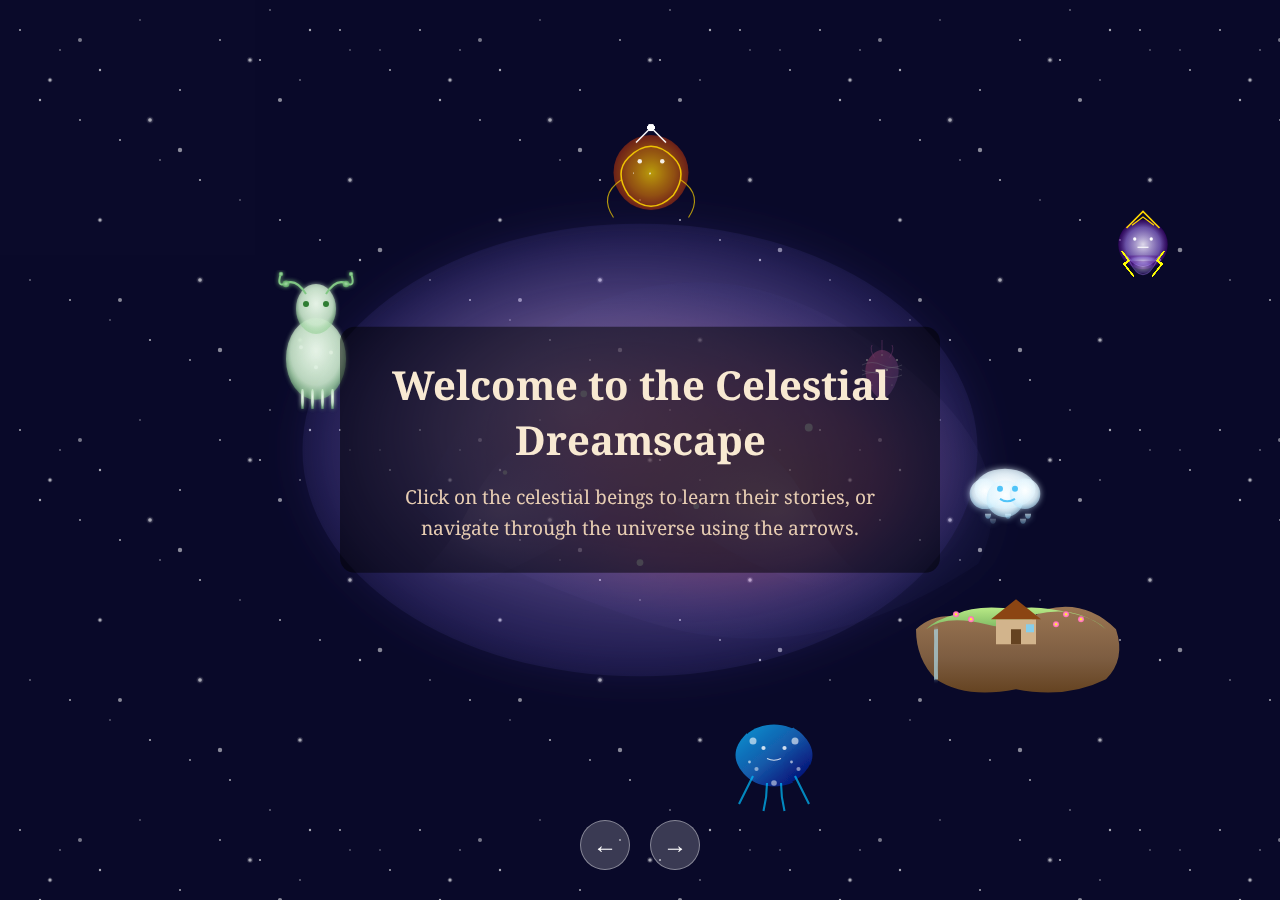
<file: the universe/index.html>
<!DOCTYPE html>
<html lang="en">
<head>
    <meta charset="UTF-8">
    <meta name="viewport" content="width=device-width, initial-scale=1.0">
    <title>Studio Ghibli Inspired Universe</title>
    <link rel="stylesheet" href="css/style.css">
    <link href="https://fonts.googleapis.com/css2?family=Noto+Serif:wght@400;700&display=swap" rel="stylesheet">
</head>
<body>
    <div class="universe-container">
        <!-- Parallax Background Layers -->
        <div class="parallax-layer background-stars"></div>
        <div class="parallax-layer background-nebula"></div>
        <div class="parallax-layer floating-islands">
            <div class="island island-1" data-depth="0.3"></div>
            <div class="island island-2" data-depth="0.5"></div>
            <div class="island island-3" data-depth="0.7"></div>
        </div>
        
        <!-- Celestial Beings -->
        <div class="celestial-beings">
            <div class="entity forest-spirit" data-info="Forest Spirit: Guardian of the ancient woods, bringing life wherever it steps.">
                <div class="entity-body"></div>
                <div class="entity-info">Forest Spirit: Guardian of the ancient woods, bringing life wherever it steps.</div>
            </div>
            <div class="entity sky-dragon" data-info="Sky Dragon: A wise and gentle creature that flows through the clouds like water.">
                <div class="entity-body"></div>
                <div class="entity-info">Sky Dragon: A wise and gentle creature that flows through the clouds like water.</div>
            </div>
            <div class="entity star-keeper" data-info="Star Keeper: Collects fallen stars and returns them to the night sky.">
                <div class="entity-body"></div>
                <div class="entity-info">Star Keeper: Collects fallen stars and returns them to the night sky.</div>
            </div>
            <div class="entity cloud-child" data-info="Cloud Child: Born from morning mist, these playful spirits bring gentle rain.">
                <div class="entity-body"></div>
                <div class="entity-info">Cloud Child: Born from morning mist, these playful spirits bring gentle rain.</div>
            </div>
            <div class="entity moon-goddess" data-info="Moon Goddess: Her gentle light guides travelers through the darkest nights.">
                <div class="entity-body"></div>
                <div class="entity-info">Moon Goddess: Her gentle light guides travelers through the darkest nights.</div>
            </div>
            <div class="entity thunder-god" data-info="Thunder God: Master of storms who dances among lightning bolts and brings cleansing rain to parched lands.">
                <div class="entity-body"></div>
                <div class="entity-info">Thunder God: Master of storms who dances among lightning bolts and brings cleansing rain to parched lands.</div>
            </div>
            <div class="entity time-keeper" data-info="Time Keeper: Ancient being who maintains the balance of past, present, and future throughout the universe.">
                <div class="entity-body"></div>
                <div class="entity-info">Time Keeper: Ancient being who maintains the balance of past, present, and future throughout the universe.</div>
            </div>
            <div class="entity dream-weaver" data-info="Dream Weaver: Crafts dreams and nightmares from cosmic threads, visiting sleepers in the quiet hours.">
                <div class="entity-body"></div>
                <div class="entity-info">Dream Weaver: Crafts dreams and nightmares from cosmic threads, visiting sleepers in the quiet hours.</div>
            </div>
            <div class="entity ocean-spirit" data-info="Ocean Spirit: Guardian of the deep waters, whose moods shift with the tides and whose wisdom is as vast as the sea.">
                <div class="entity-body"></div>
                <div class="entity-info">Ocean Spirit: Guardian of the deep waters, whose moods shift with the tides and whose wisdom is as vast as the sea.</div>
            </div>
            <div class="entity cosmic-guardian" data-info="Cosmic Guardian: Protector of universal balance who watches over all celestial beings with ancient, knowing eyes.">
                <div class="entity-body"></div>
                <div class="entity-info">Cosmic Guardian: Protector of universal balance who watches over all celestial beings with ancient, knowing eyes.</div>
            </div>
        </div>
        
        <!-- Navigation -->
        <div class="navigation">
            <button id="nav-left" class="nav-button">←</button>
            <button id="nav-right" class="nav-button">→</button>
        </div>
        
        <!-- Welcome Message -->
        <div class="welcome-message">
            <h1>Welcome to the Celestial Dreamscape</h1>
            <p>Click on the celestial beings to learn their stories, or navigate through the universe using the arrows.</p>
        </div>
    </div>

    <script src="js/universe.js"></script>
</body>
</html>
</file>
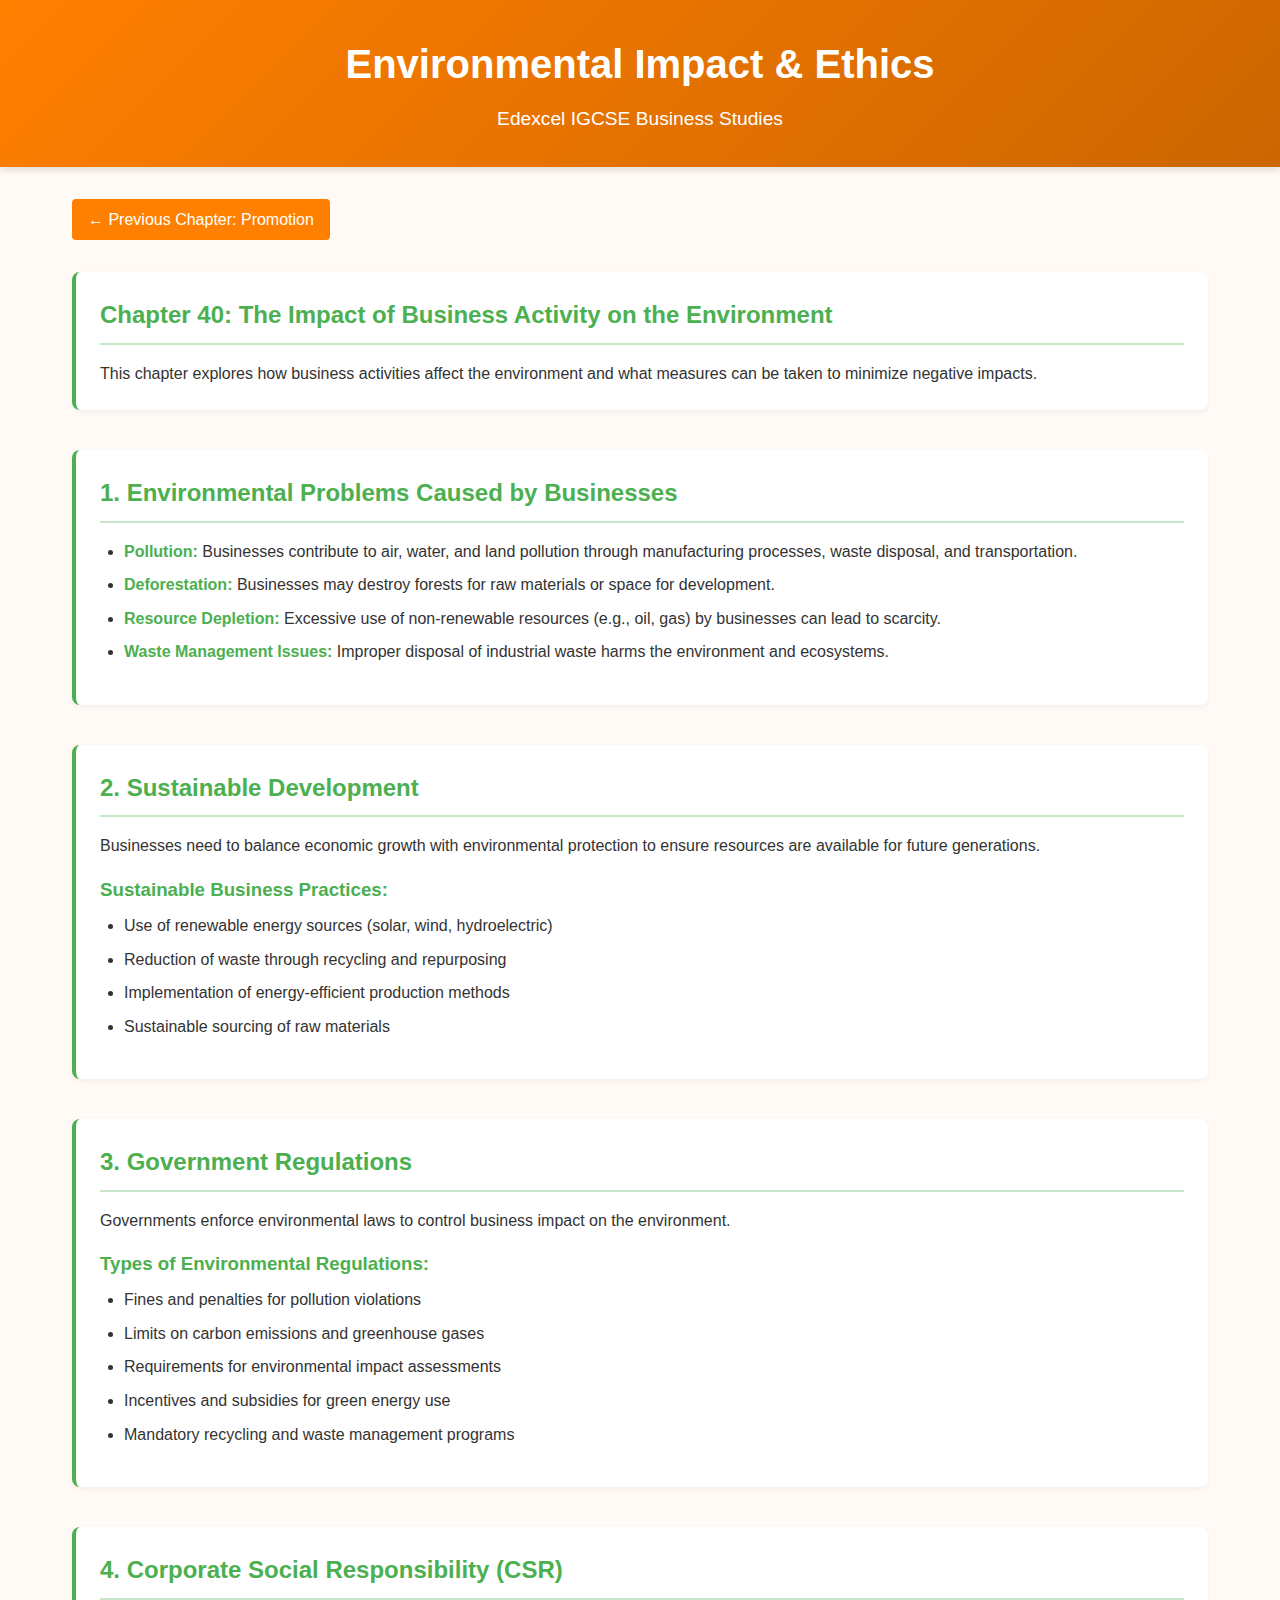
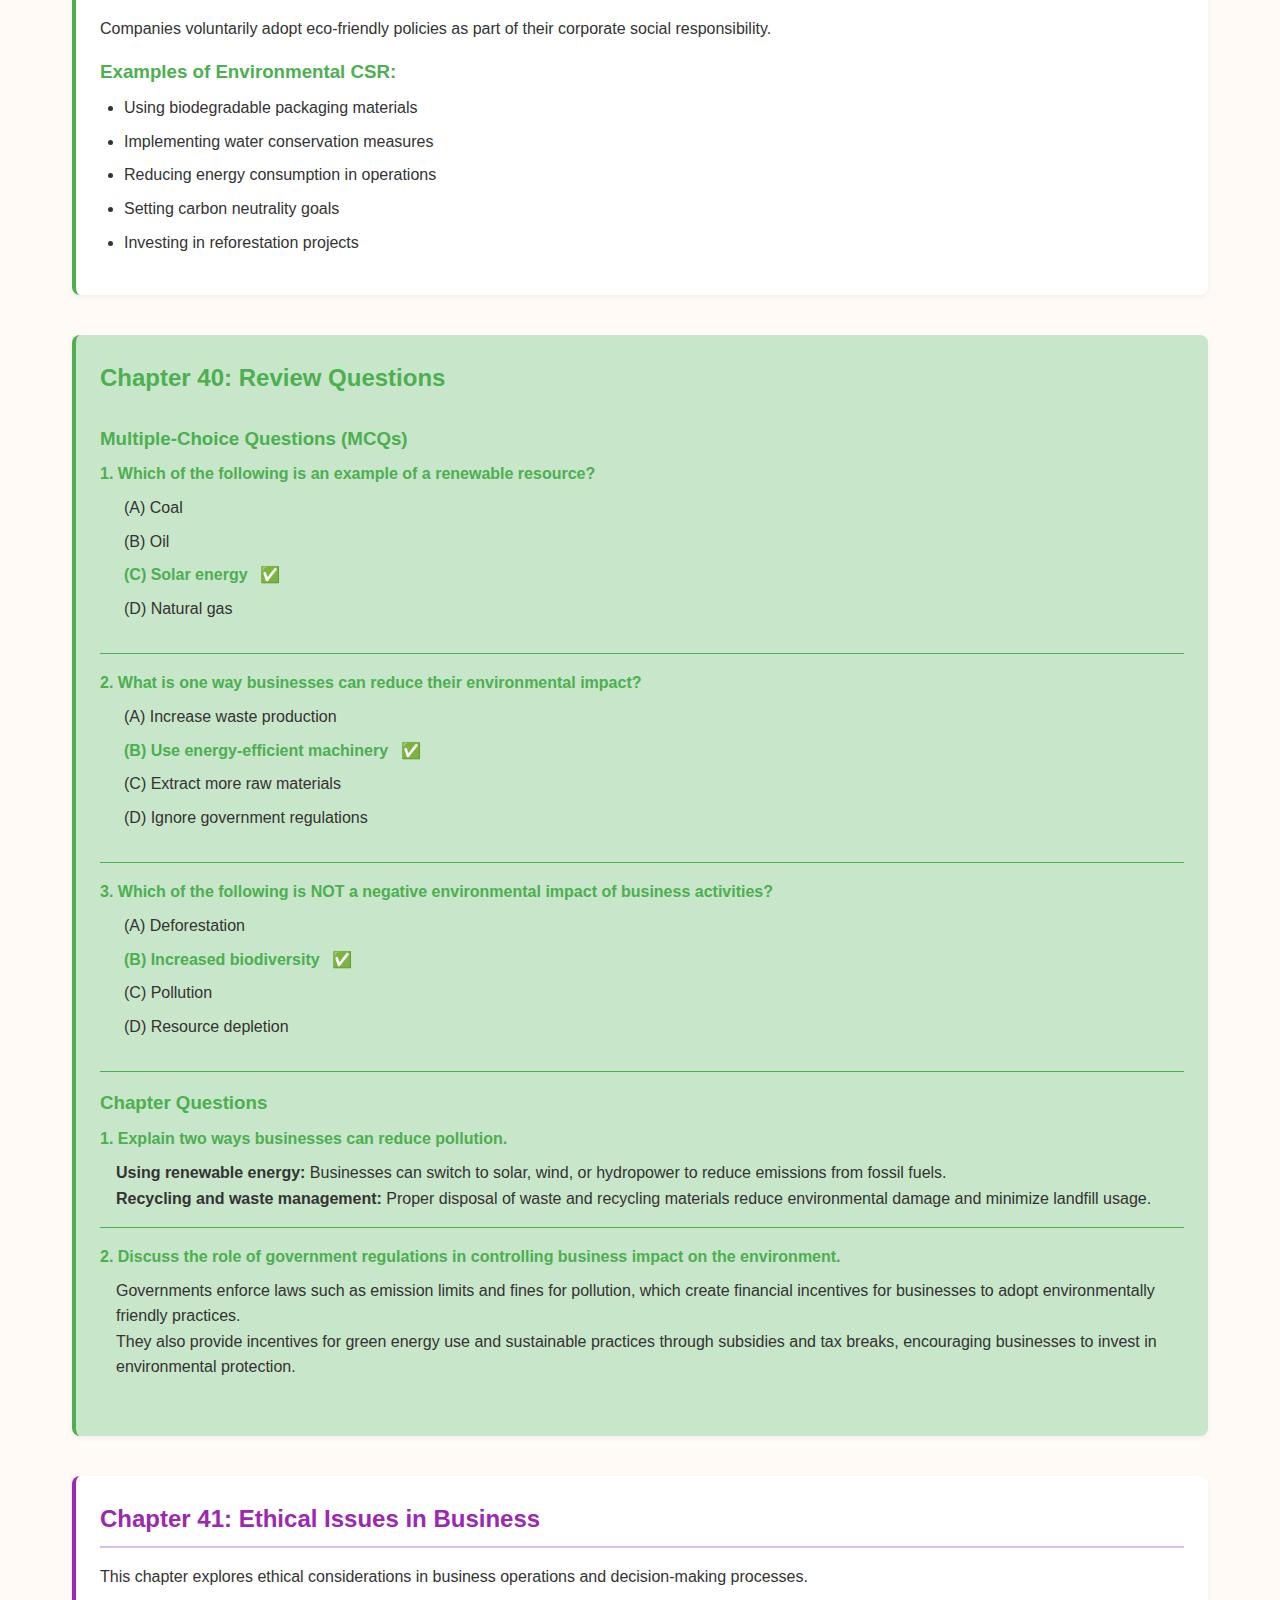
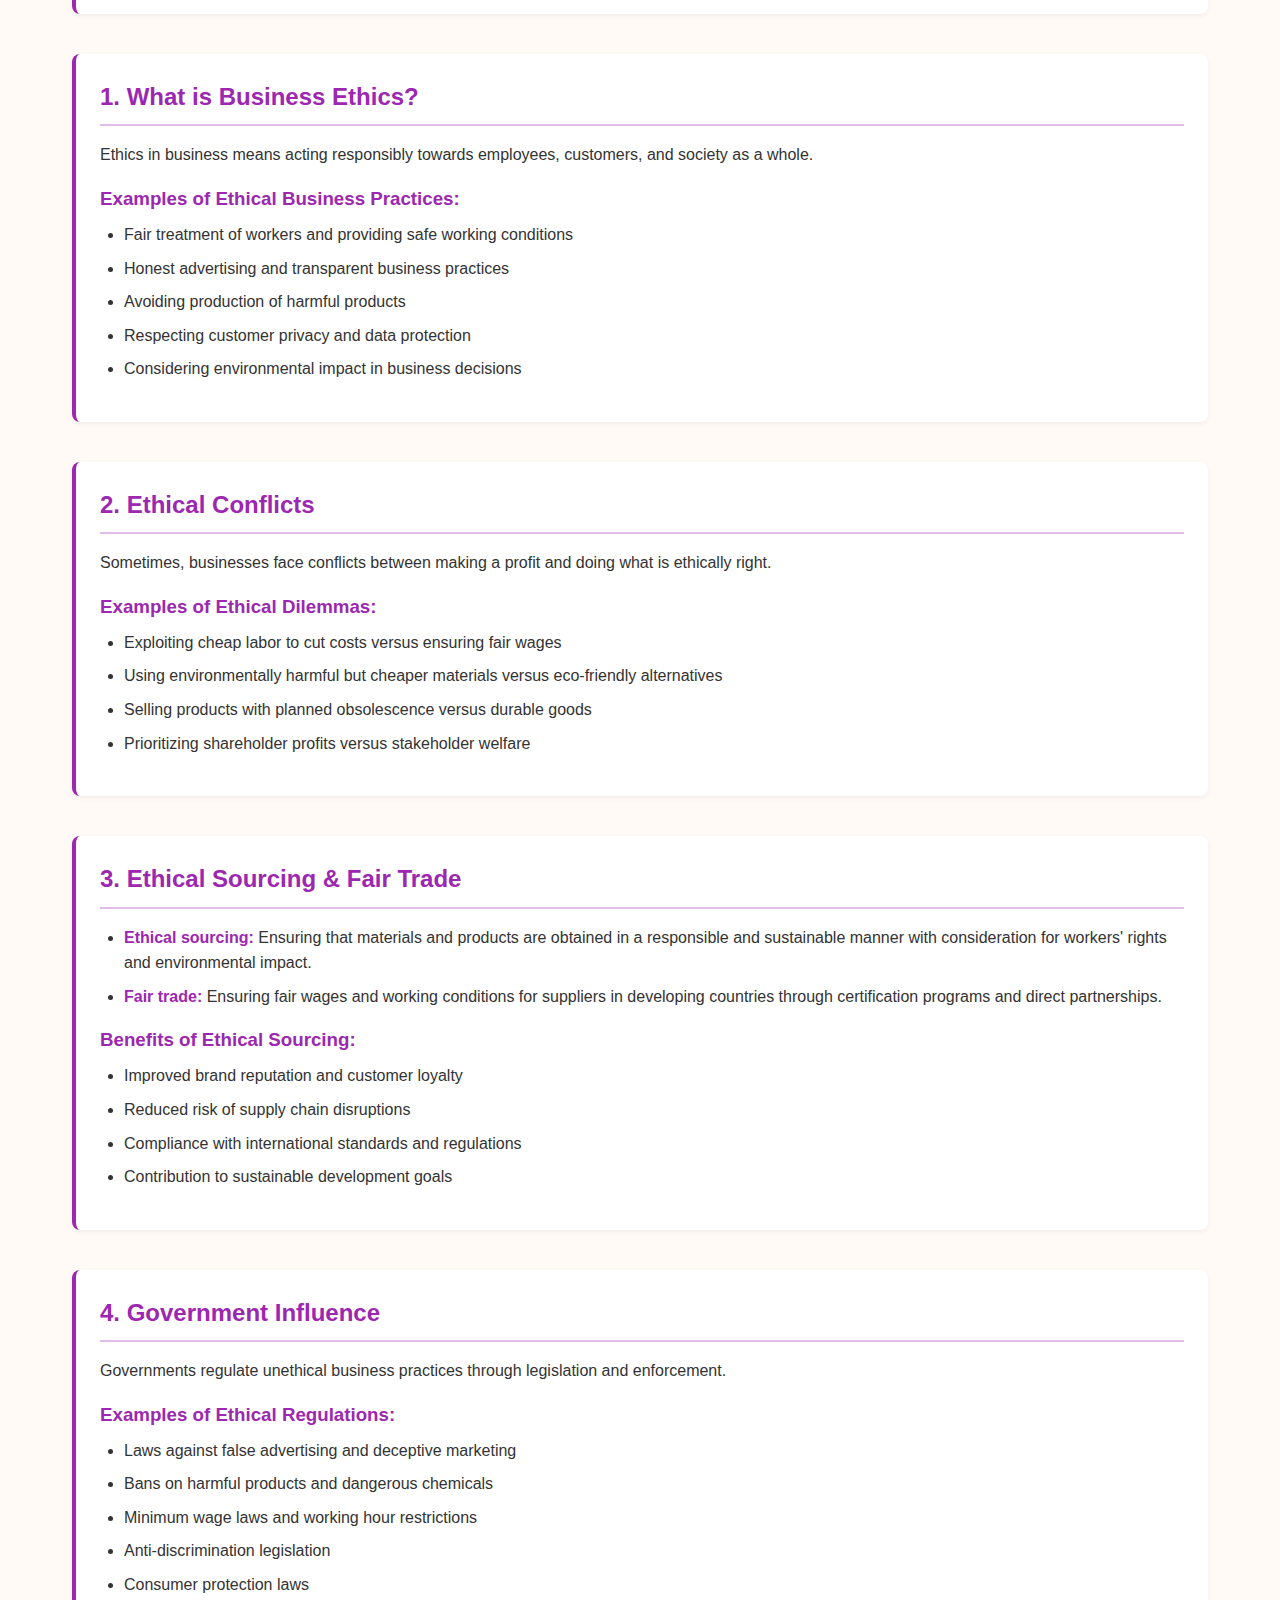
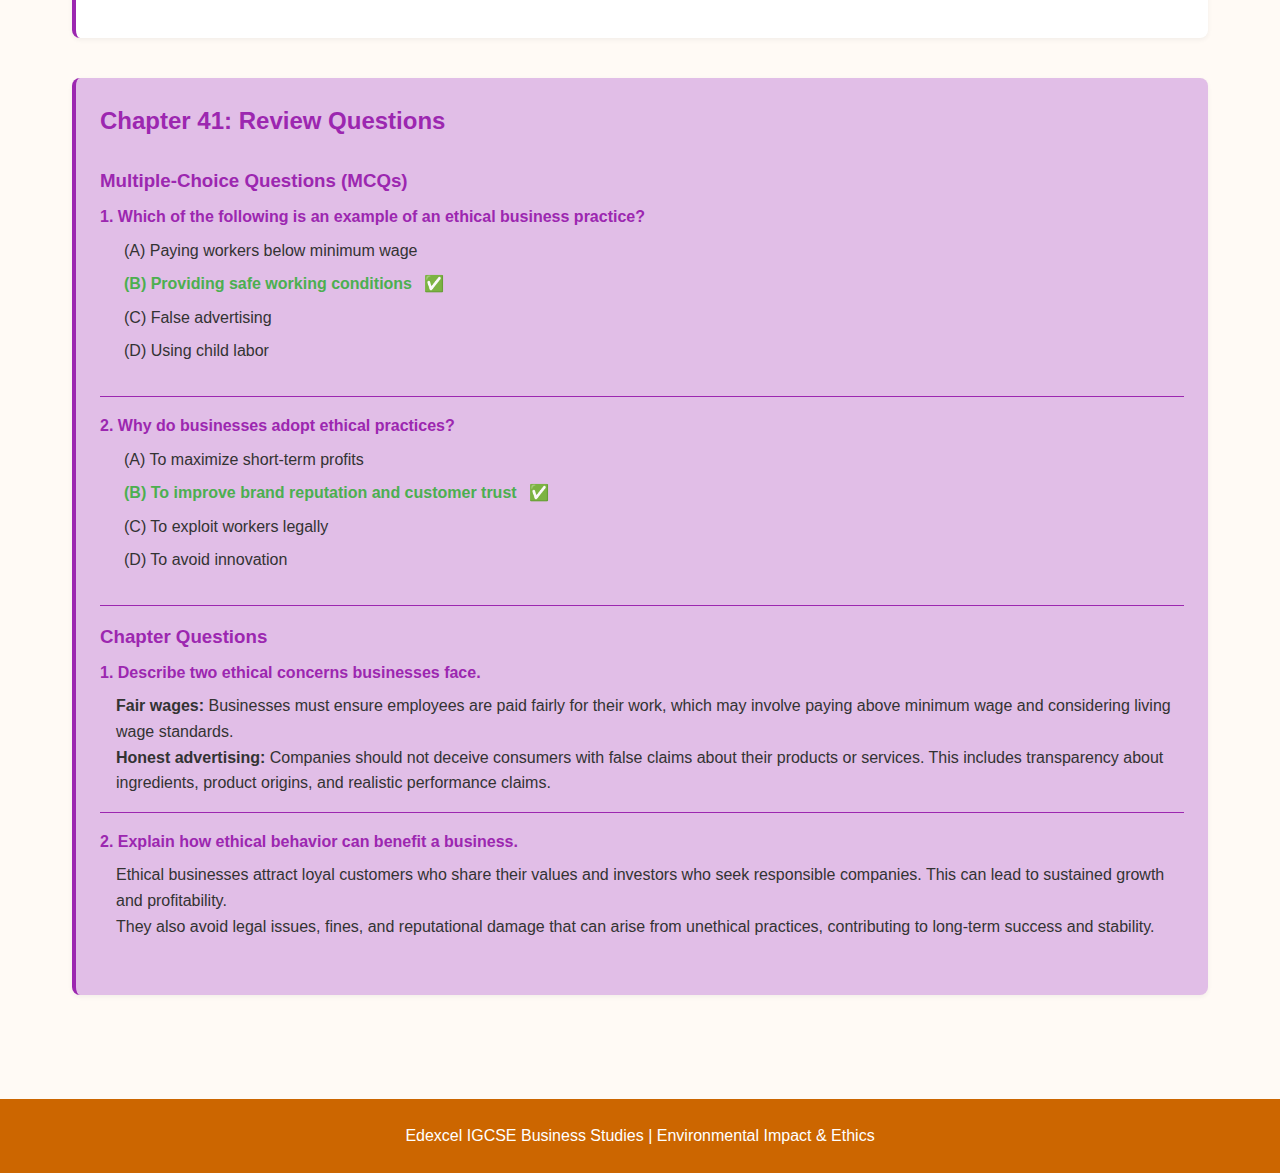
<file: notes app type thingy/business.html>
<!DOCTYPE html>
<html lang="en">
<head>
    <meta charset="UTF-8">
    <meta name="viewport" content="width=device-width, initial-scale=1.0">
    <title>Environmental Impact & Ethics - Edexcel IGCSE Business</title>
    <style>
        :root {
            --primary-color: #FF7F00;
            --primary-light: #FFB366;
            --primary-dark: #CC6600;
            --accent: #FFEDCC;
            --text-dark: #333333;
            --text-light: #ffffff;
            --section-bg: #FFF1E0;
            --eco-green: #4CAF50;
            --eco-light: #C8E6C9;
            --ethics-purple: #9C27B0;
            --ethics-light: #E1BEE7;
        }
        
        * {
            margin: 0;
            padding: 0;
            box-sizing: border-box;
            font-family: 'Segoe UI', Tahoma, Geneva, Verdana, sans-serif;
        }
        
        body {
            background-color: #FFFAF5;
            color: var(--text-dark);
            line-height: 1.6;
        }
        
        header {
            background: linear-gradient(135deg, var(--primary-color), var(--primary-dark));
            color: var(--text-light);
            padding: 2rem;
            text-align: center;
            box-shadow: 0 4px 6px rgba(0,0,0,0.1);
        }
        
        h1 {
            font-size: 2.5rem;
            margin-bottom: 0.5rem;
        }
        
        .subtitle {
            font-size: 1.2rem;
            font-weight: 300;
        }
        
        .container {
            max-width: 1200px;
            margin: 0 auto;
            padding: 2rem;
        }
        
        section {
            margin-bottom: 2.5rem;
            background-color: white;
            border-radius: 8px;
            padding: 1.5rem;
            box-shadow: 0 2px 5px rgba(0,0,0,0.05);
            border-left: 4px solid var(--primary-color);
        }
        
        .environment-section {
            border-left: 4px solid var(--eco-green);
        }
        
        .environment-section h2 {
            color: var(--eco-green);
            border-bottom: 2px solid var(--eco-light);
        }
        
        .ethics-section {
            border-left: 4px solid var(--ethics-purple);
        }
        
        .ethics-section h2 {
            color: var(--ethics-purple);
            border-bottom: 2px solid var(--ethics-light);
        }
        
        h2 {
            color: var(--primary-dark);
            margin-bottom: 1rem;
            padding-bottom: 0.5rem;
            border-bottom: 2px solid var(--primary-light);
        }
        
        h3 {
            color: var(--primary-color);
            margin: 1rem 0 0.5rem 0;
        }
        
        .environment-section h3 {
            color: var(--eco-green);
        }
        
        .ethics-section h3 {
            color: var(--ethics-purple);
        }
        
        ul, ol {
            margin-left: 1.5rem;
            margin-bottom: 1rem;
        }
        
        li {
            margin-bottom: 0.5rem;
        }
        
        .highlight {
            font-weight: bold;
            color: var(--primary-dark);
        }
        
        .highlight-eco {
            font-weight: bold;
            color: var(--eco-green);
        }
        
        .highlight-ethics {
            font-weight: bold;
            color: var(--ethics-purple);
        }
        
        .qa-section {
            background-color: var(--accent);
        }
        
        .qa-eco {
            background-color: var(--eco-light);
        }
        
        .qa-ethics {
            background-color: var(--ethics-light);
        }
        
        .qa-item {
            margin-bottom: 1rem;
            padding-bottom: 1rem;
            border-bottom: 1px solid var(--primary-light);
        }
        
        .qa-eco .qa-item {
            border-bottom: 1px solid var(--eco-green);
        }
        
        .qa-ethics .qa-item {
            border-bottom: 1px solid var(--ethics-purple);
        }
        
        .qa-item:last-child {
            border-bottom: none;
        }
        
        .question {
            font-weight: bold;
            color: var(--primary-dark);
            margin-bottom: 0.5rem;
        }
        
        .qa-eco .question {
            color: var(--eco-green);
        }
        
        .qa-ethics .question {
            color: var(--ethics-purple);
        }
        
        .answer {
            padding-left: 1rem;
        }
        
        .mcq-options {
            margin-left: 1.5rem;
            margin-bottom: 1rem;
        }
        
        .mcq-option {
            margin-bottom: 0.5rem;
        }
        
        .correct-answer {
            font-weight: bold;
            color: var(--eco-green);
        }
        
        .correct-icon {
            color: var(--eco-green);
            margin-left: 0.5rem;
        }
        
        .chapter-nav {
            display: flex;
            justify-content: space-between;
            margin-bottom: 2rem;
        }
        
        .nav-button {
            background-color: var(--primary-color);
            color: var(--text-light);
            padding: 0.5rem 1rem;
            border-radius: 4px;
            text-decoration: none;
            transition: background-color 0.3s;
        }
        
        .nav-button:hover {
            background-color: var(--primary-dark);
        }
        
        footer {
            text-align: center;
            padding: 1.5rem;
            background-color: var(--primary-dark);
            color: var(--text-light);
            margin-top: 2rem;
        }
        
        @media (max-width: 768px) {
            h1 {
                font-size: 2rem;
            }
            
            .container {
                padding: 1rem;
            }
            
            .chapter-nav {
                flex-direction: column;
                gap: 1rem;
            }
        }
    </style>
</head>
<body>
    <header>
        <h1>Environmental Impact & Ethics</h1>
        <div class="subtitle">Edexcel IGCSE Business Studies</div>
    </header>
    
    <div class="container">
        <div class="chapter-nav">
            <a href="businessprom.html" class="nav-button">← Previous Chapter: Promotion</a>
        </div>
        
        <!-- Chapter 40: The Impact of Business Activity on the Environment -->
        <section class="environment-section">
            <h2>Chapter 40: The Impact of Business Activity on the Environment</h2>
            <p>This chapter explores how business activities affect the environment and what measures can be taken to minimize negative impacts.</p>
        </section>
        
        <section class="environment-section">
            <h2>1. Environmental Problems Caused by Businesses</h2>
            <ul>
                <li><span class="highlight-eco">Pollution:</span> Businesses contribute to air, water, and land pollution through manufacturing processes, waste disposal, and transportation.</li>
                <li><span class="highlight-eco">Deforestation:</span> Businesses may destroy forests for raw materials or space for development.</li>
                <li><span class="highlight-eco">Resource Depletion:</span> Excessive use of non-renewable resources (e.g., oil, gas) by businesses can lead to scarcity.</li>
                <li><span class="highlight-eco">Waste Management Issues:</span> Improper disposal of industrial waste harms the environment and ecosystems.</li>
            </ul>
        </section>
        
        <section class="environment-section">
            <h2>2. Sustainable Development</h2>
            <p>Businesses need to balance economic growth with environmental protection to ensure resources are available for future generations.</p>
            <h3>Sustainable Business Practices:</h3>
            <ul>
                <li>Use of renewable energy sources (solar, wind, hydroelectric)</li>
                <li>Reduction of waste through recycling and repurposing</li>
                <li>Implementation of energy-efficient production methods</li>
                <li>Sustainable sourcing of raw materials</li>
            </ul>
        </section>
        
        <section class="environment-section">
            <h2>3. Government Regulations</h2>
            <p>Governments enforce environmental laws to control business impact on the environment.</p>
            <h3>Types of Environmental Regulations:</h3>
            <ul>
                <li>Fines and penalties for pollution violations</li>
                <li>Limits on carbon emissions and greenhouse gases</li>
                <li>Requirements for environmental impact assessments</li>
                <li>Incentives and subsidies for green energy use</li>
                <li>Mandatory recycling and waste management programs</li>
            </ul>
        </section>
        
        <section class="environment-section">
            <h2>4. Corporate Social Responsibility (CSR)</h2>
            <p>Companies voluntarily adopt eco-friendly policies as part of their corporate social responsibility.</p>
            <h3>Examples of Environmental CSR:</h3>
            <ul>
                <li>Using biodegradable packaging materials</li>
                <li>Implementing water conservation measures</li>
                <li>Reducing energy consumption in operations</li>
                <li>Setting carbon neutrality goals</li>
                <li>Investing in reforestation projects</li>
            </ul>
        </section>
        
        <section class="qa-section qa-eco environment-section">
            <h2>Chapter 40: Review Questions</h2>
            
            <h3>Multiple-Choice Questions (MCQs)</h3>
            
            <div class="qa-item">
                <div class="question">1. Which of the following is an example of a renewable resource?</div>
                <div class="mcq-options">
                    <div class="mcq-option">(A) Coal</div>
                    <div class="mcq-option">(B) Oil</div>
                    <div class="mcq-option correct-answer">(C) Solar energy <span class="correct-icon">✅</span></div>
                    <div class="mcq-option">(D) Natural gas</div>
                </div>
            </div>
            
            <div class="qa-item">
                <div class="question">2. What is one way businesses can reduce their environmental impact?</div>
                <div class="mcq-options">
                    <div class="mcq-option">(A) Increase waste production</div>
                    <div class="mcq-option correct-answer">(B) Use energy-efficient machinery <span class="correct-icon">✅</span></div>
                    <div class="mcq-option">(C) Extract more raw materials</div>
                    <div class="mcq-option">(D) Ignore government regulations</div>
                </div>
            </div>
            
            <div class="qa-item">
                <div class="question">3. Which of the following is NOT a negative environmental impact of business activities?</div>
                <div class="mcq-options">
                    <div class="mcq-option">(A) Deforestation</div>
                    <div class="mcq-option correct-answer">(B) Increased biodiversity <span class="correct-icon">✅</span></div>
                    <div class="mcq-option">(C) Pollution</div>
                    <div class="mcq-option">(D) Resource depletion</div>
                </div>
            </div>
            
            <h3>Chapter Questions</h3>
            
            <div class="qa-item">
                <div class="question">1. Explain two ways businesses can reduce pollution.</div>
                <div class="answer">
                    <p><strong>Using renewable energy:</strong> Businesses can switch to solar, wind, or hydropower to reduce emissions from fossil fuels.</p>
                    <p><strong>Recycling and waste management:</strong> Proper disposal of waste and recycling materials reduce environmental damage and minimize landfill usage.</p>
                </div>
            </div>
            
            <div class="qa-item">
                <div class="question">2. Discuss the role of government regulations in controlling business impact on the environment.</div>
                <div class="answer">
                    <p>Governments enforce laws such as emission limits and fines for pollution, which create financial incentives for businesses to adopt environmentally friendly practices.</p>
                    <p>They also provide incentives for green energy use and sustainable practices through subsidies and tax breaks, encouraging businesses to invest in environmental protection.</p>
                </div>
            </div>
        </section>
        
        <!-- Chapter 41: Ethical Issues in Business -->
        <section class="ethics-section">
            <h2>Chapter 41: Ethical Issues in Business</h2>
            <p>This chapter explores ethical considerations in business operations and decision-making processes.</p>
        </section>
        
        <section class="ethics-section">
            <h2>1. What is Business Ethics?</h2>
            <p>Ethics in business means acting responsibly towards employees, customers, and society as a whole.</p>
            <h3>Examples of Ethical Business Practices:</h3>
            <ul>
                <li>Fair treatment of workers and providing safe working conditions</li>
                <li>Honest advertising and transparent business practices</li>
                <li>Avoiding production of harmful products</li>
                <li>Respecting customer privacy and data protection</li>
                <li>Considering environmental impact in business decisions</li>
            </ul>
        </section>
        
        <section class="ethics-section">
            <h2>2. Ethical Conflicts</h2>
            <p>Sometimes, businesses face conflicts between making a profit and doing what is ethically right.</p>
            <h3>Examples of Ethical Dilemmas:</h3>
            <ul>
                <li>Exploiting cheap labor to cut costs versus ensuring fair wages</li>
                <li>Using environmentally harmful but cheaper materials versus eco-friendly alternatives</li>
                <li>Selling products with planned obsolescence versus durable goods</li>
                <li>Prioritizing shareholder profits versus stakeholder welfare</li>
            </ul>
        </section>
        
        <section class="ethics-section">
            <h2>3. Ethical Sourcing & Fair Trade</h2>
            <ul>
                <li><span class="highlight-ethics">Ethical sourcing:</span> Ensuring that materials and products are obtained in a responsible and sustainable manner with consideration for workers' rights and environmental impact.</li>
                <li><span class="highlight-ethics">Fair trade:</span> Ensuring fair wages and working conditions for suppliers in developing countries through certification programs and direct partnerships.</li>
            </ul>
            <h3>Benefits of Ethical Sourcing:</h3>
            <ul>
                <li>Improved brand reputation and customer loyalty</li>
                <li>Reduced risk of supply chain disruptions</li>
                <li>Compliance with international standards and regulations</li>
                <li>Contribution to sustainable development goals</li>
            </ul>
        </section>
        
        <section class="ethics-section">
            <h2>4. Government Influence</h2>
            <p>Governments regulate unethical business practices through legislation and enforcement.</p>
            <h3>Examples of Ethical Regulations:</h3>
            <ul>
                <li>Laws against false advertising and deceptive marketing</li>
                <li>Bans on harmful products and dangerous chemicals</li>
                <li>Minimum wage laws and working hour restrictions</li>
                <li>Anti-discrimination legislation</li>
                <li>Consumer protection laws</li>
            </ul>
        </section>
        
        <section class="qa-section qa-ethics ethics-section">
            <h2>Chapter 41: Review Questions</h2>
            
            <h3>Multiple-Choice Questions (MCQs)</h3>
            
            <div class="qa-item">
                <div class="question">1. Which of the following is an example of an ethical business practice?</div>
                <div class="mcq-options">
                    <div class="mcq-option">(A) Paying workers below minimum wage</div>
                    <div class="mcq-option correct-answer">(B) Providing safe working conditions <span class="correct-icon">✅</span></div>
                    <div class="mcq-option">(C) False advertising</div>
                    <div class="mcq-option">(D) Using child labor</div>
                </div>
            </div>
            
            <div class="qa-item">
                <div class="question">2. Why do businesses adopt ethical practices?</div>
                <div class="mcq-options">
                    <div class="mcq-option">(A) To maximize short-term profits</div>
                    <div class="mcq-option correct-answer">(B) To improve brand reputation and customer trust <span class="correct-icon">✅</span></div>
                    <div class="mcq-option">(C) To exploit workers legally</div>
                    <div class="mcq-option">(D) To avoid innovation</div>
                </div>
            </div>
            
            <h3>Chapter Questions</h3>
            
            <div class="qa-item">
                <div class="question">1. Describe two ethical concerns businesses face.</div>
                <div class="answer">
                    <p><strong>Fair wages:</strong> Businesses must ensure employees are paid fairly for their work, which may involve paying above minimum wage and considering living wage standards.</p>
                    <p><strong>Honest advertising:</strong> Companies should not deceive consumers with false claims about their products or services. This includes transparency about ingredients, product origins, and realistic performance claims.</p>
                </div>
            </div>
            
            <div class="qa-item">
                <div class="question">2. Explain how ethical behavior can benefit a business.</div>
                <div class="answer">
                    <p>Ethical businesses attract loyal customers who share their values and investors who seek responsible companies. This can lead to sustained growth and profitability.</p>
                    <p>They also avoid legal issues, fines, and reputational damage that can arise from unethical practices, contributing to long-term success and stability.</p>
                </div>
            </div>
        </section>
    </div>
    
    <footer>
        <p>Edexcel IGCSE Business Studies | Environmental Impact & Ethics</p>
    </footer>
</body>
</html>
</file>
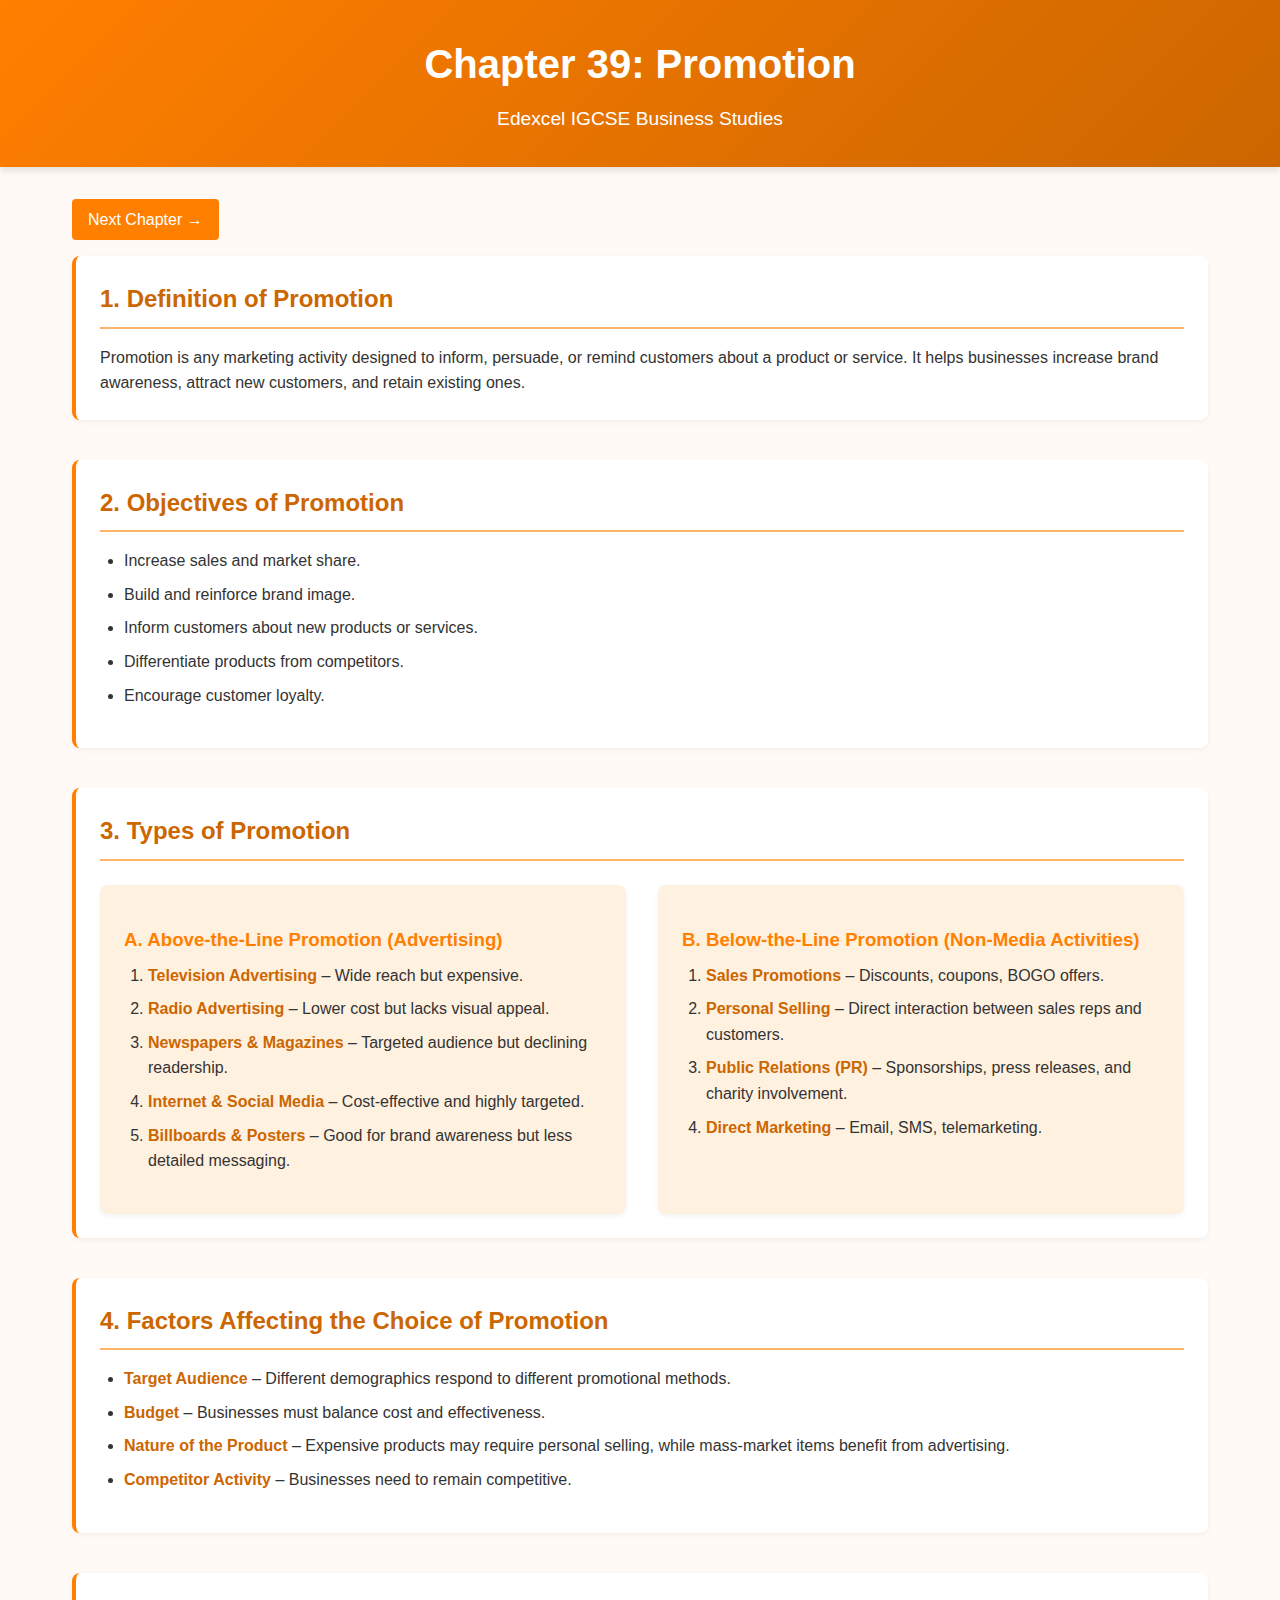
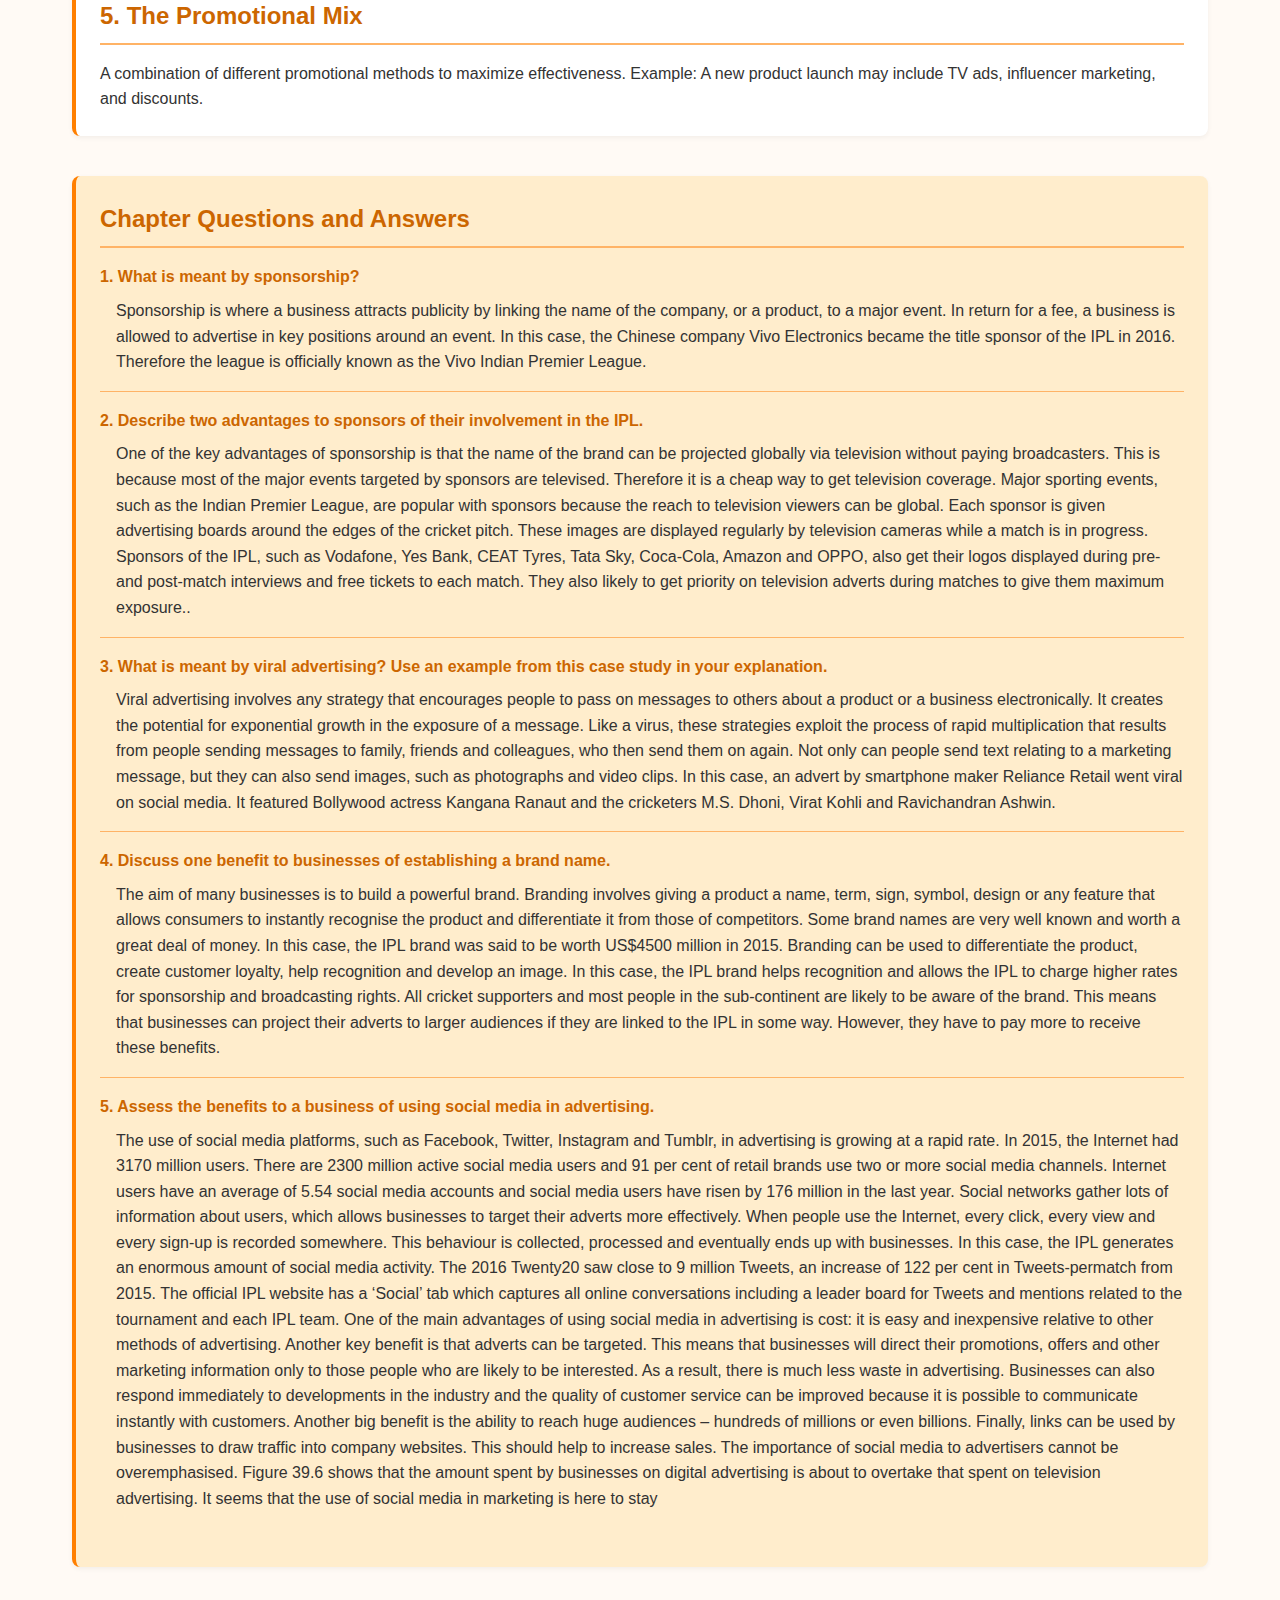
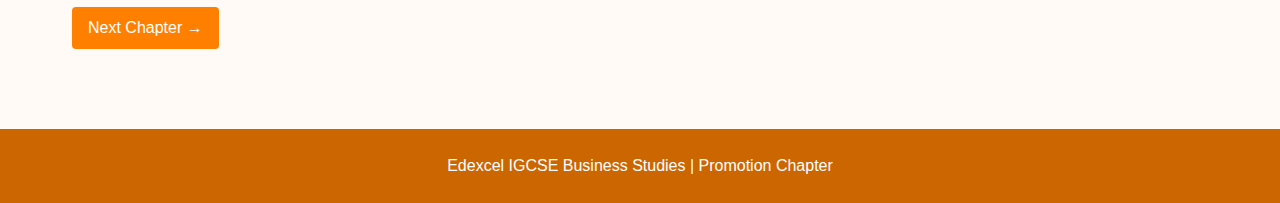
<file: notes app type thingy/businessprom.html>
<!DOCTYPE html>
<html lang="en">
<head>
    <meta charset="UTF-8">
    <meta name="viewport" content="width=device-width, initial-scale=1.0">
    <title>Promotion Chapter - Edexcel IGCSE Business</title>
    <style>
        :root {
            --primary-color: #FF7F00;
            --primary-light: #FFB366;
            --primary-dark: #CC6600;
            --accent: #FFEDCC;
            --text-dark: #333333;
            --text-light: #ffffff;
            --section-bg: #FFF1E0;
        }
        
        * {
            margin: 0;
            padding: 0;
            box-sizing: border-box;
            font-family: 'Segoe UI', Tahoma, Geneva, Verdana, sans-serif;
        }
        
        body {
            background-color: #FFFAF5;
            color: var(--text-dark);
            line-height: 1.6;
        }
        
        header {
            background: linear-gradient(135deg, var(--primary-color), var(--primary-dark));
            color: var(--text-light);
            padding: 2rem;
            text-align: center;
            box-shadow: 0 4px 6px rgba(0,0,0,0.1);
        }
        
        h1 {
            font-size: 2.5rem;
            margin-bottom: 0.5rem;
        }
        
        .subtitle {
            font-size: 1.2rem;
            font-weight: 300;
        }
        
        .container {
            max-width: 1200px;
            margin: 0 auto;
            padding: 2rem;
        }
        
        section {
            margin-bottom: 2.5rem;
            background-color: white;
            border-radius: 8px;
            padding: 1.5rem;
            box-shadow: 0 2px 5px rgba(0,0,0,0.05);
            border-left: 4px solid var(--primary-color);
        }
        
        h2 {
            color: var(--primary-dark);
            margin-bottom: 1rem;
            padding-bottom: 0.5rem;
            border-bottom: 2px solid var(--primary-light);
        }
        
        h3 {
            color: var(--primary-color);
            margin: 1rem 0 0.5rem 0;
        }
        
        ul, ol {
            margin-left: 1.5rem;
            margin-bottom: 1rem;
        }
        
        li {
            margin-bottom: 0.5rem;
        }
        
        .promo-types {
            display: flex;
            flex-wrap: wrap;
            gap: 2rem;
            margin-top: 1.5rem;
        }
        
        .promo-col {
            flex: 1;
            min-width: 300px;
            background-color: var(--section-bg);
            padding: 1.5rem;
            border-radius: 8px;
            box-shadow: 0 2px 5px rgba(0,0,0,0.05);
        }
        
        .highlight {
            font-weight: bold;
            color: var(--primary-dark);
        }
        
        .qa-section {
            background-color: var(--accent);
        }
        
        .qa-item {
            margin-bottom: 1rem;
            padding-bottom: 1rem;
            border-bottom: 1px solid var(--primary-light);
        }
        
        .qa-item:last-child {
            border-bottom: none;
        }
        
        .question {
            font-weight: bold;
            color: var(--primary-dark);
            margin-bottom: 0.5rem;
        }
        
        .answer {
            padding-left: 1rem;
        }
        
        footer {
            text-align: center;
            padding: 1.5rem;
            background-color: var(--primary-dark);
            color: var(--text-light);
            margin-top: 2rem;
        }
        
        .nav-buttons {
            display: flex;
            justify-content: space-between;
            margin-bottom: 1rem;
        }
        
        .nav-button {
            background-color: var(--primary-color);
            color: var(--text-light);
            padding: 0.5rem 1rem;
            border-radius: 4px;
            text-decoration: none;
            transition: background-color 0.3s;
        }
        
        .nav-button:hover {
            background-color: var(--primary-dark);
        }
        
        @media (max-width: 768px) {
            .promo-types {
                flex-direction: column;
            }
            
            h1 {
                font-size: 2rem;
            }
            
            .container {
                padding: 1rem;
            }
            
            .nav-buttons {
                flex-direction: column;
                gap: 0.5rem;
            }
        }
    </style>
</head>
<body>
    <header>
        <h1>Chapter 39: Promotion</h1>
        <div class="subtitle">Edexcel IGCSE Business Studies</div>
    </header>
    
    <div class="container">
        <div class="nav-buttons">
            <a href="business.html" class="nav-button">Next Chapter →</a>
        </div>
        
        <section>
            <h2>1. Definition of Promotion</h2>
            <p>Promotion is any marketing activity designed to inform, persuade, or remind customers about a product or service. It helps businesses increase brand awareness, attract new customers, and retain existing ones.</p>
        </section>
        
        <section>
            <h2>2. Objectives of Promotion</h2>
            <ul>
                <li>Increase sales and market share.</li>
                <li>Build and reinforce brand image.</li>
                <li>Inform customers about new products or services.</li>
                <li>Differentiate products from competitors.</li>
                <li>Encourage customer loyalty.</li>
            </ul>
        </section>
        
        <section>
            <h2>3. Types of Promotion</h2>
            <div class="promo-types">
                <div class="promo-col">
                    <h3>A. Above-the-Line Promotion (Advertising)</h3>
                    <ol>
                        <li><span class="highlight">Television Advertising</span> – Wide reach but expensive.</li>
                        <li><span class="highlight">Radio Advertising</span> – Lower cost but lacks visual appeal.</li>
                        <li><span class="highlight">Newspapers & Magazines</span> – Targeted audience but declining readership.</li>
                        <li><span class="highlight">Internet & Social Media</span> – Cost-effective and highly targeted.</li>
                        <li><span class="highlight">Billboards & Posters</span> – Good for brand awareness but less detailed messaging.</li>
                    </ol>
                </div>
                
                <div class="promo-col">
                    <h3>B. Below-the-Line Promotion (Non-Media Activities)</h3>
                    <ol>
                        <li><span class="highlight">Sales Promotions</span> – Discounts, coupons, BOGO offers.</li>
                        <li><span class="highlight">Personal Selling</span> – Direct interaction between sales reps and customers.</li>
                        <li><span class="highlight">Public Relations (PR)</span> – Sponsorships, press releases, and charity involvement.</li>
                        <li><span class="highlight">Direct Marketing</span> – Email, SMS, telemarketing.</li>
                    </ol>
                </div>
            </div>
        </section>
        
        <section>
            <h2>4. Factors Affecting the Choice of Promotion</h2>
            <ul>
                <li><span class="highlight">Target Audience</span> – Different demographics respond to different promotional methods.</li>
                <li><span class="highlight">Budget</span> – Businesses must balance cost and effectiveness.</li>
                <li><span class="highlight">Nature of the Product</span> – Expensive products may require personal selling, while mass-market items benefit from advertising.</li>
                <li><span class="highlight">Competitor Activity</span> – Businesses need to remain competitive.</li>
            </ul>
        </section>
        
        <section>
            <h2>5. The Promotional Mix</h2>
            <p>A combination of different promotional methods to maximize effectiveness. Example: A new product launch may include TV ads, influencer marketing, and discounts.</p>
        </section>
        
        <section class="qa-section">
            <h2>Chapter Questions and Answers</h2>
            
            <div class="qa-item">
                <div class="question">1. What is meant by sponsorship?</div>
                <div class="answer">Sponsorship is where a business attracts publicity by
                    linking the name of the company, or a product, to a major
                    event. In return for a fee, a business is allowed to advertise
                    in key positions around an event. In this case, the Chinese
                    company Vivo Electronics became the title sponsor of the
                    IPL in 2016. Therefore the league is officially known as the
                    Vivo Indian Premier League.</div>
            </div>
            
            <div class="qa-item">
                <div class="question">2. Describe two advantages to sponsors of their
                    involvement in the IPL.</div>
                <div class="answer">One of the key advantages of sponsorship is that the name
                    of the brand can be projected globally via television without
                    paying broadcasters. This is because most of the major
                    events targeted by sponsors are televised. Therefore it is
                    a cheap way to get television coverage. Major sporting
                    events, such as the Indian Premier League, are popular with
                    sponsors because the reach to television viewers can be
                    global. Each sponsor is given advertising boards around
                    the edges of the cricket pitch. These images are displayed
                    regularly by television cameras while a match is in progress.
                    Sponsors of the IPL, such as Vodafone, Yes Bank, CEAT
                    Tyres, Tata Sky, Coca-Cola, Amazon and OPPO, also get
                    their logos displayed during pre- and post-match interviews
                    and free tickets to each match. They also likely to get
                    priority on television adverts during matches to give them
                    maximum exposure..</div>
            </div>
            
            <div class="qa-item">
                <div class="question">3. What is meant by viral advertising? Use an example
                    from this case study in your explanation.</div>
                <div class="answer">Viral advertising involves any strategy that encourages
                    people to pass on messages to others about a product
                    or a business electronically. It creates the potential for
                    exponential growth in the exposure of a message. Like
                    a virus, these strategies exploit the process of rapid
                    multiplication that results from people sending messages
                    to family, friends and colleagues, who then send them
                    on again. Not only can people send text relating to a
                    marketing message, but they can also send images, such
                    as photographs and video clips. In this case, an advert
                    by smartphone maker Reliance Retail went viral on social
                    media. It featured Bollywood actress Kangana Ranaut and
                    the cricketers M.S. Dhoni, Virat Kohli and Ravichandran
                    Ashwin.</div>
            </div>
            
            <div class="qa-item">
                <div class="question">4. Discuss one benefit to businesses of establishing a
                    brand name.</div>
                <div class="answer">The aim of many businesses is to build a powerful brand.
                    Branding involves giving a product a name, term, sign, symbol, design or any feature that allows consumers to
                    instantly recognise the product and differentiate it from
                    those of competitors. Some brand names are very well
                    known and worth a great deal of money. In this case,
                    the IPL brand was said to be worth US$4500 million in
                    2015. Branding can be used to differentiate the product,
                    create customer loyalty, help recognition and develop an
                    image. In this case, the IPL brand helps recognition and
                    allows the IPL to charge higher rates for sponsorship and
                    broadcasting rights. All cricket supporters and most people
                    in the sub-continent are likely to be aware of the brand.
                    This means that businesses can project their adverts to
                    larger audiences if they are linked to the IPL in some way.
                    However, they have to pay more to receive these benefits.</div>
            </div>
            
            <div class="qa-item">
                <div class="question">5. Assess the benefits to a business of using social media
                    in advertising.</div>
                <div class="answer">The use of social media platforms, such as Facebook,
                    Twitter, Instagram and Tumblr, in advertising is growing at
                    a rapid rate. In 2015, the Internet had 3170 million users.
                    There are 2300 million active social media users and 91
                    per cent of retail brands use two or more social media
                    channels. Internet users have an average of 5.54 social
                    media accounts and social media users have risen by 176
                    million in the last year.
                    Social networks gather lots of information about users,
                    which allows businesses to target their adverts more
                    effectively. When people use the Internet, every click,
                    every view and every sign-up is recorded somewhere. This
                    behaviour is collected, processed and eventually ends up
                    with businesses.
                    In this case, the IPL generates an enormous amount of
                    social media activity. The 2016 Twenty20 saw close to 9
                    million Tweets, an increase of 122 per cent in Tweets-permatch from 2015. The official IPL website has a ‘Social’ tab
                    which captures all online conversations including a leader
                    board for Tweets and mentions related to the tournament
                    and each IPL team.
                    One of the main advantages of using social media in
                    advertising is cost: it is easy and inexpensive relative to
                    other methods of advertising. Another key benefit is that
                    adverts can be targeted. This means that businesses
                    will direct their promotions, offers and other marketing
                    information only to those people who are likely to be
                    interested. As a result, there is much less waste in
                    advertising. Businesses can also respond immediately to
                    developments in the industry and the quality of customer
                    service can be improved because it is possible to
                    communicate instantly with customers. Another big benefit
                    is the ability to reach huge audiences – hundreds of millions
                    or even billions. Finally, links can be used by businesses
                    to draw traffic into company websites. This should help to
                    increase sales.
                    The importance of social media to advertisers cannot be
                    overemphasised. Figure 39.6 shows that the amount spent
                    by businesses on digital advertising is about to overtake
                    that spent on television advertising. It seems that the use of
                    social media in marketing is here to stay</div>
            </div>
        </section>
        
        <div class="nav-buttons">
            <a href="business.html" class="nav-button">Next Chapter →</a>
        </div>
    </div>
    
    <footer>
        <p>Edexcel IGCSE Business Studies | Promotion Chapter</p>
    </footer>
</body>
</html>
</file>
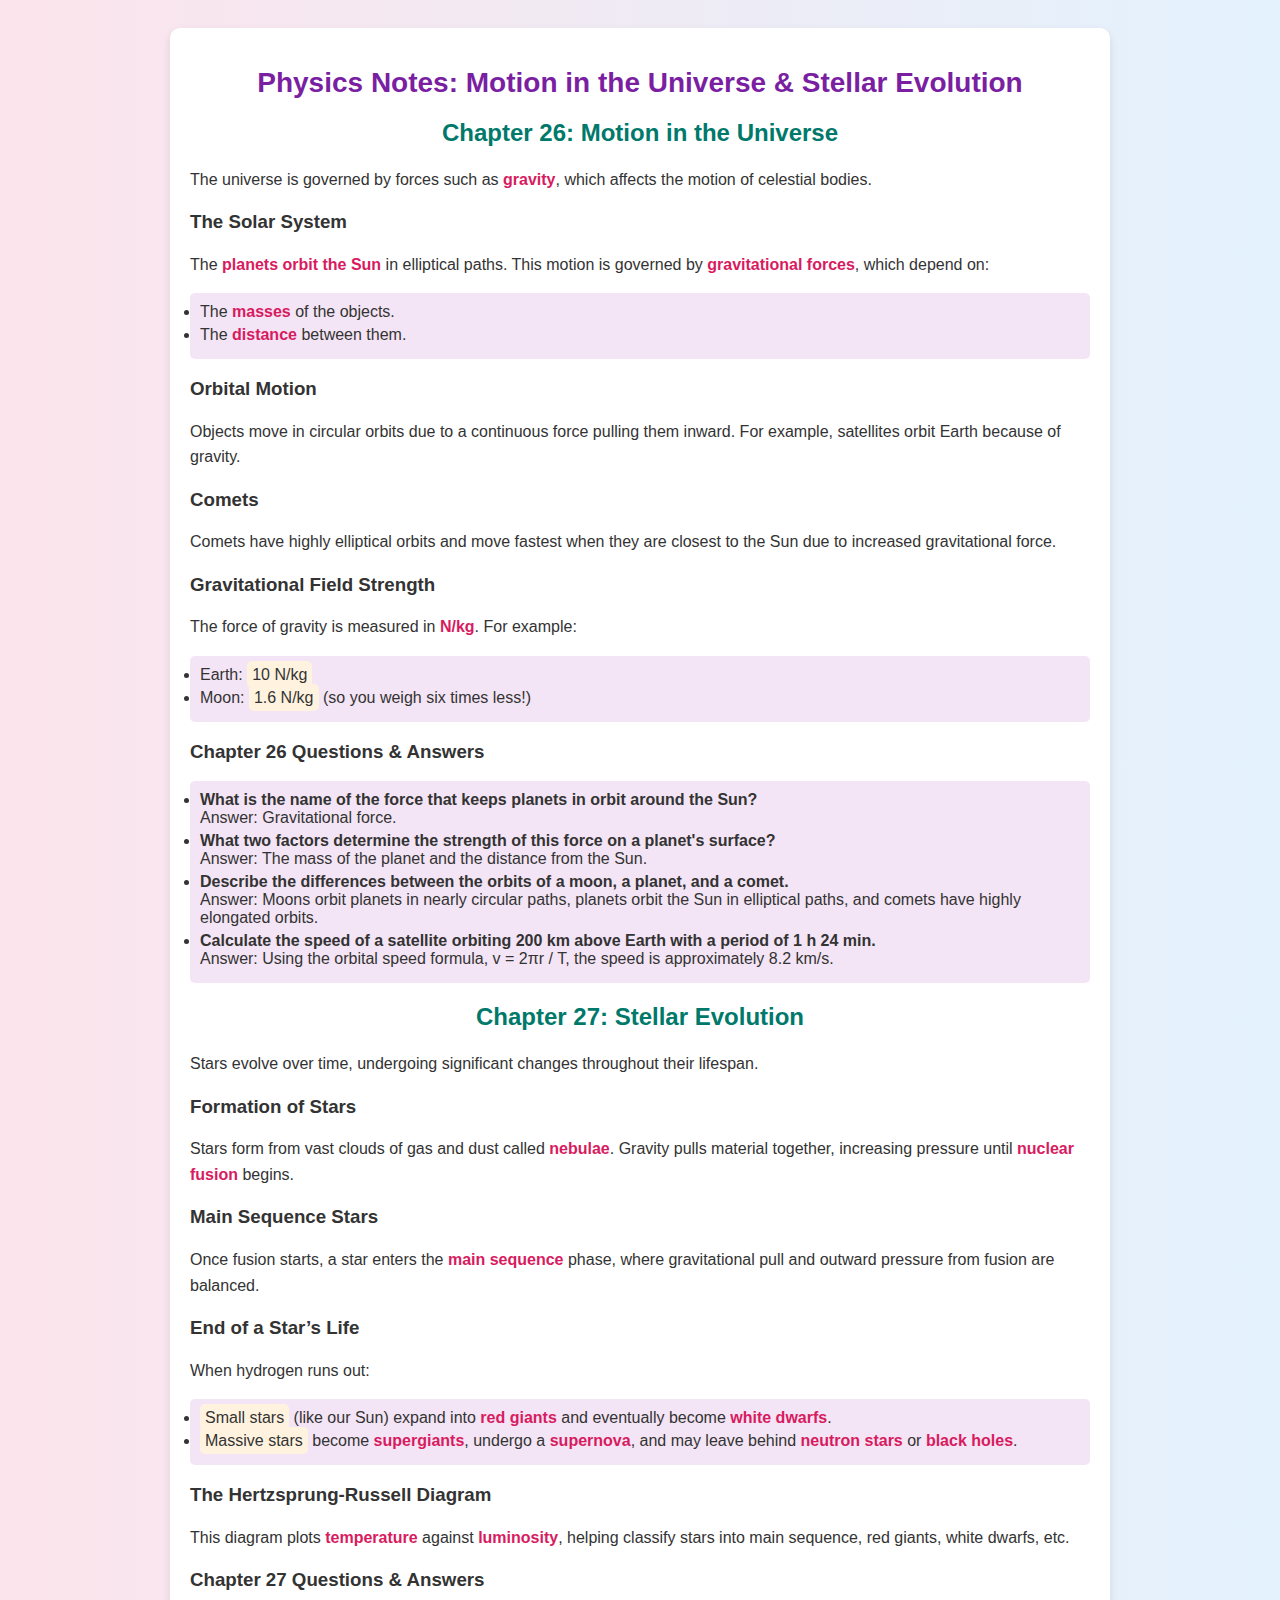
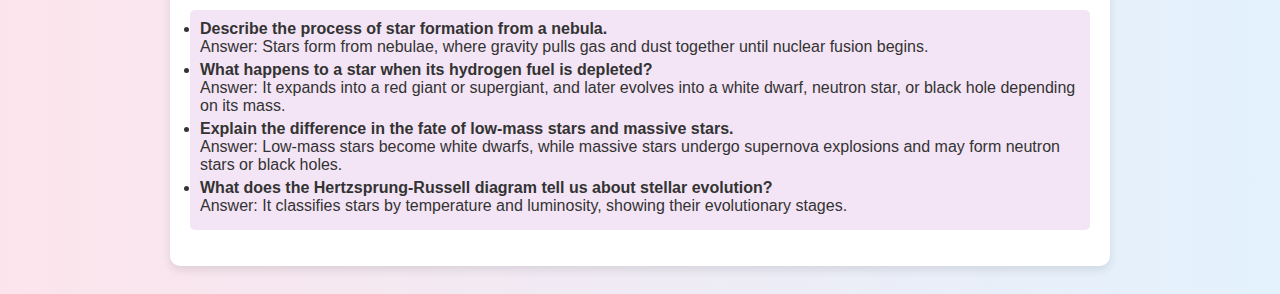
<file: notes app type thingy/physics.html>
<!DOCTYPE html>
<html lang="en">
<head>
    <meta charset="UTF-8">
    <meta name="viewport" content="width=device-width, initial-scale=1.0">
    <title>Physics Notes: Motion & Stellar Evolution</title>
    <style>
        body {
            font-family: Arial, sans-serif;
            background: linear-gradient(to right, #fce4ec, #e3f2fd);
            color: #333;
            padding: 20px;
        }
        .container {
            max-width: 900px;
            margin: auto;
            background: white;
            padding: 20px;
            border-radius: 10px;
            box-shadow: 0px 4px 10px rgba(0, 0, 0, 0.1);
        }
        h1, h2 {
            text-align: center;
            color: #444;
        }
        h1 {
            font-size: 28px;
            color: #7b1fa2;
        }
        h2 {
            font-size: 24px;
            color: #00796b;
            margin-top: 20px;
        }
        p {
            line-height: 1.6;
        }
        .highlight {
            font-weight: bold;
            color: #d81b60;
        }
        .important {
            background: #fff3e0;
            padding: 5px;
            border-radius: 5px;
        }
        ul {
            background: #f3e5f5;
            padding: 10px;
            border-radius: 5px;
        }
        ul li {
            margin-bottom: 5px;
        }
    </style>
</head>
<body>
    <div class="container">
        <h1>Physics Notes: Motion in the Universe & Stellar Evolution</h1>
        
        <h2>Chapter 26: Motion in the Universe</h2>
        <p>The universe is governed by forces such as <span class="highlight">gravity</span>, which affects the motion of celestial bodies.</p>
        
        <h3>The Solar System</h3>
        <p>The <span class="highlight">planets orbit the Sun</span> in elliptical paths. This motion is governed by <span class="highlight">gravitational forces</span>, which depend on:</p>
        <ul>
            <li>The <span class="highlight">masses</span> of the objects.</li>
            <li>The <span class="highlight">distance</span> between them.</li>
        </ul>
        
        <h3>Orbital Motion</h3>
        <p>Objects move in circular orbits due to a continuous force pulling them inward. For example, satellites orbit Earth because of gravity.</p>
        
        <h3>Comets</h3>
        <p>Comets have highly elliptical orbits and move fastest when they are closest to the Sun due to increased gravitational force.</p>
        
        <h3>Gravitational Field Strength</h3>
        <p>The force of gravity is measured in <span class="highlight">N/kg</span>. For example:</p>
        <ul>
            <li>Earth: <span class="important">10 N/kg</span></li>
            <li>Moon: <span class="important">1.6 N/kg</span> (so you weigh six times less!)</li>
        </ul>
        
        <h3>Chapter 26 Questions & Answers</h3>
        <ul>
            <li><b>What is the name of the force that keeps planets in orbit around the Sun?</b><br> Answer: Gravitational force.</li>
            <li><b>What two factors determine the strength of this force on a planet's surface?</b><br> Answer: The mass of the planet and the distance from the Sun.</li>
            <li><b>Describe the differences between the orbits of a moon, a planet, and a comet.</b><br> Answer: Moons orbit planets in nearly circular paths, planets orbit the Sun in elliptical paths, and comets have highly elongated orbits.</li>
            <li><b>Calculate the speed of a satellite orbiting 200 km above Earth with a period of 1 h 24 min.</b><br> Answer: Using the orbital speed formula, v = 2πr / T, the speed is approximately 8.2 km/s.</li>
        </ul>
        
        <h2>Chapter 27: Stellar Evolution</h2>
        <p>Stars evolve over time, undergoing significant changes throughout their lifespan.</p>
        
        <h3>Formation of Stars</h3>
        <p>Stars form from vast clouds of gas and dust called <span class="highlight">nebulae</span>. Gravity pulls material together, increasing pressure until <span class="highlight">nuclear fusion</span> begins.</p>
        
        <h3>Main Sequence Stars</h3>
        <p>Once fusion starts, a star enters the <span class="highlight">main sequence</span> phase, where gravitational pull and outward pressure from fusion are balanced.</p>
        
        <h3>End of a Star’s Life</h3>
        <p>When hydrogen runs out:</p>
        <ul>
            <li><span class="important">Small stars</span> (like our Sun) expand into <span class="highlight">red giants</span> and eventually become <span class="highlight">white dwarfs</span>.</li>
            <li><span class="important">Massive stars</span> become <span class="highlight">supergiants</span>, undergo a <span class="highlight">supernova</span>, and may leave behind <span class="highlight">neutron stars</span> or <span class="highlight">black holes</span>.</li>
        </ul>
        
        <h3>The Hertzsprung-Russell Diagram</h3>
        <p>This diagram plots <span class="highlight">temperature</span> against <span class="highlight">luminosity</span>, helping classify stars into main sequence, red giants, white dwarfs, etc.</p>
        
        <h3>Chapter 27 Questions & Answers</h3>
        <ul>
            <li><b>Describe the process of star formation from a nebula.</b><br> Answer: Stars form from nebulae, where gravity pulls gas and dust together until nuclear fusion begins.</li>
            <li><b>What happens to a star when its hydrogen fuel is depleted?</b><br> Answer: It expands into a red giant or supergiant, and later evolves into a white dwarf, neutron star, or black hole depending on its mass.</li>
            <li><b>Explain the difference in the fate of low-mass stars and massive stars.</b><br> Answer: Low-mass stars become white dwarfs, while massive stars undergo supernova explosions and may form neutron stars or black holes.</li>
            <li><b>What does the Hertzsprung-Russell diagram tell us about stellar evolution?</b><br> Answer: It classifies stars by temperature and luminosity, showing their evolutionary stages.</li>
        </ul>
    </div>
</body>
</html>
</file>
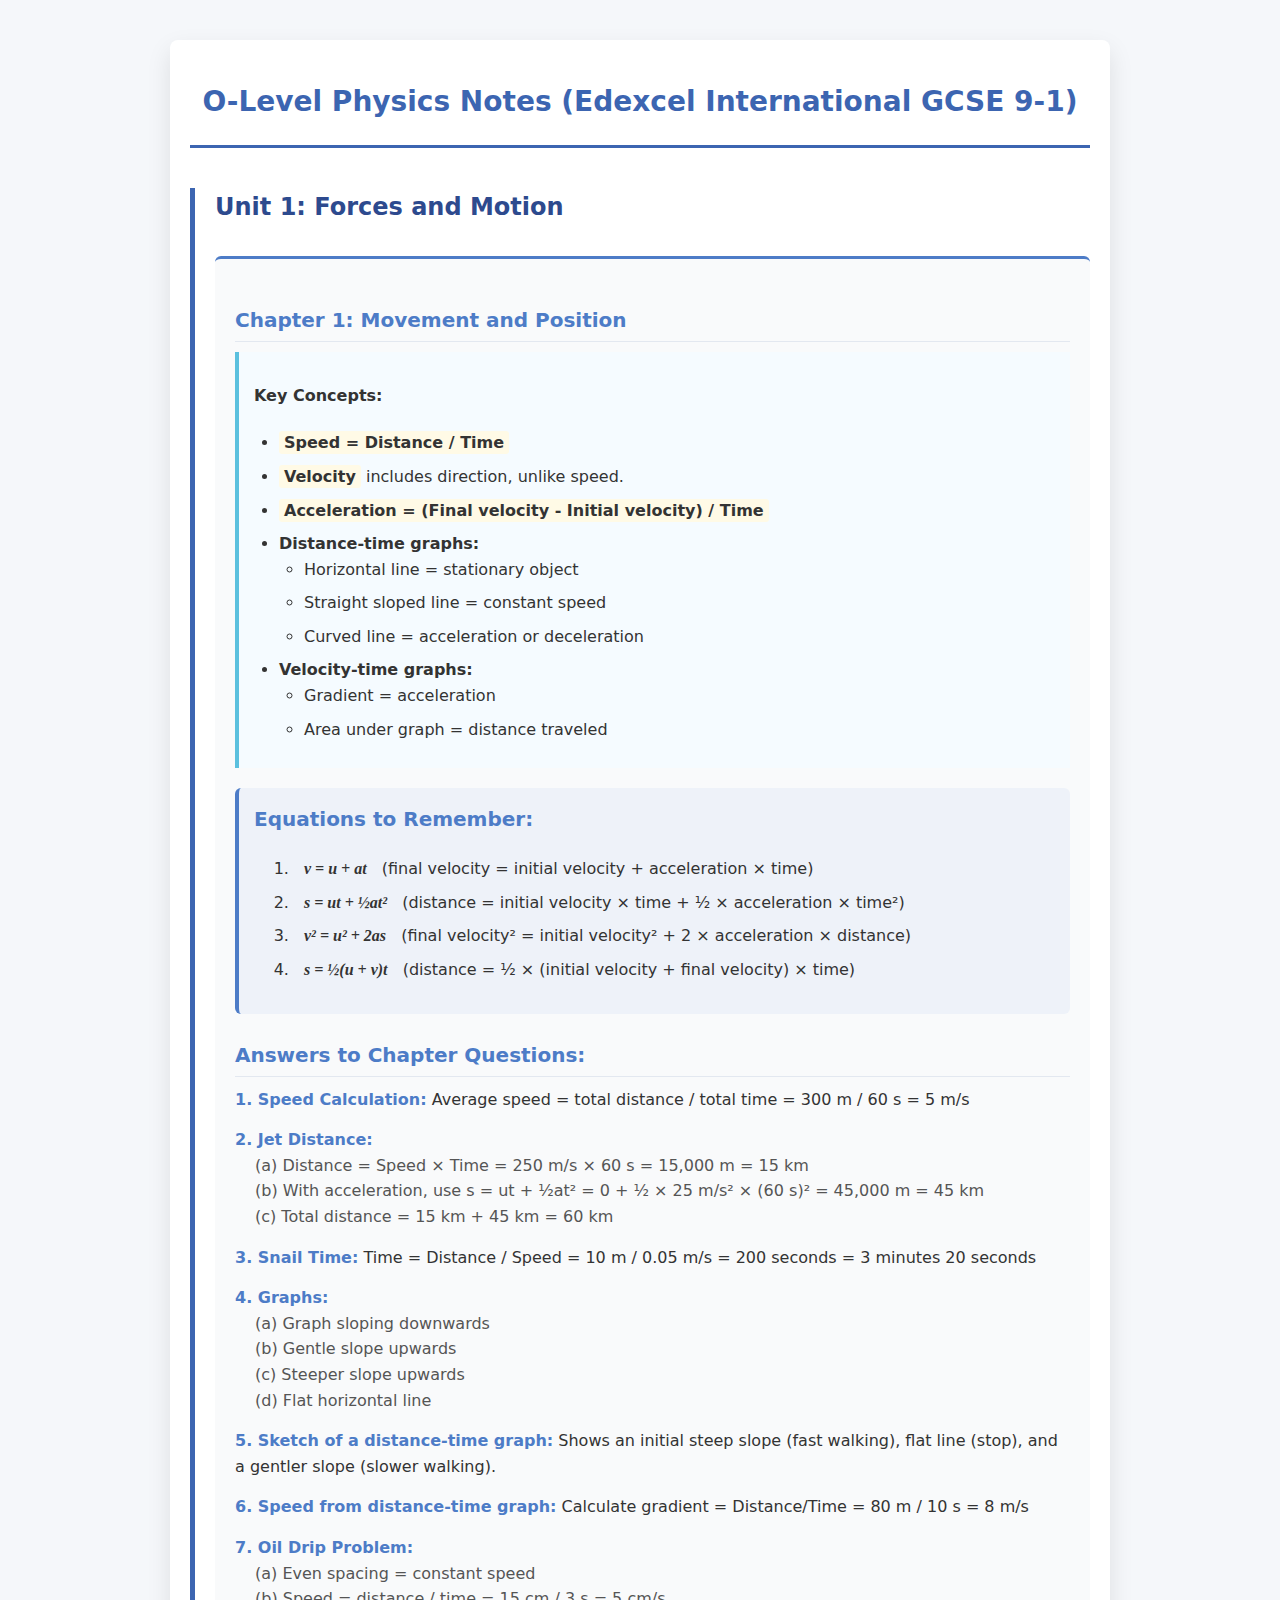
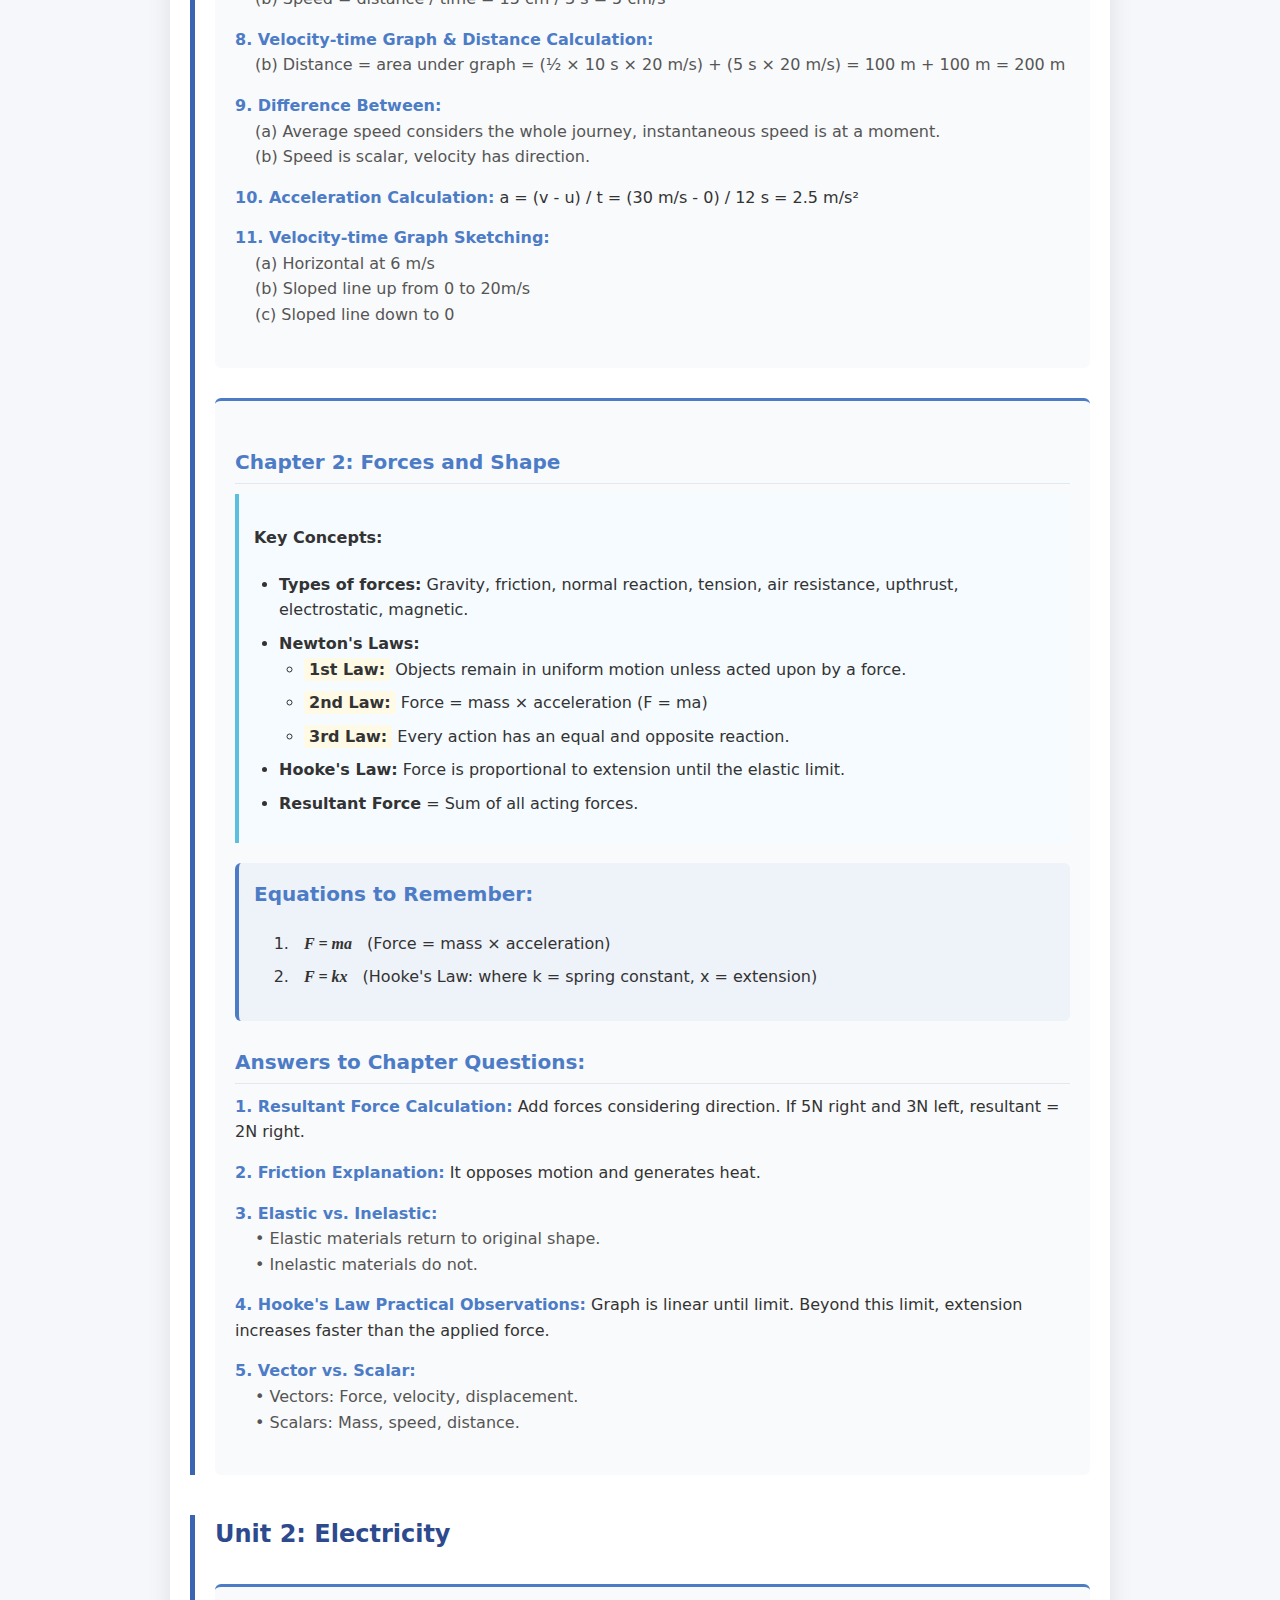
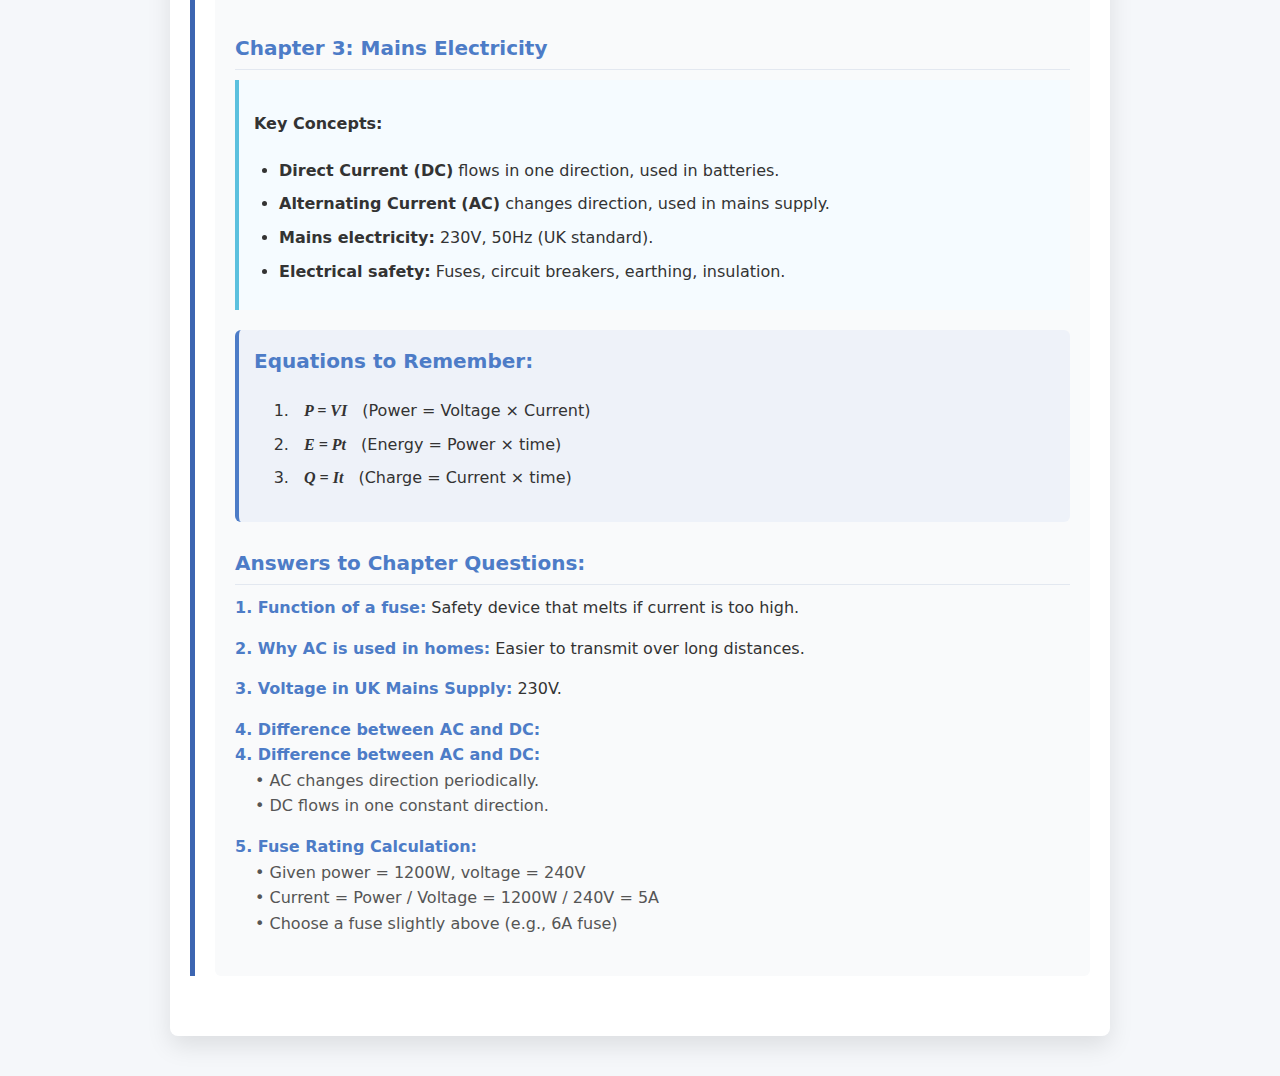
<file: notes app type thingy/physics2.html>
<!DOCTYPE html>
<html>
<head>
    <title>O-Level Physics Notes</title>
    <style>
        body {
            font-family: system-ui, -apple-system, BlinkMacSystemFont, 'Segoe UI', Roboto, sans-serif;
            line-height: 1.6;
            color: #333;
            background-color: #f5f7fa;
            margin: 0;
            padding: 0;
        }
        
        .container {
            max-width: 900px;
            margin: 0 auto;
            padding: 20px;
            background-color: white;
            box-shadow: 0 10px 25px rgba(0, 0, 0, 0.1);
            border-radius: 8px;
            margin-top: 40px;
            margin-bottom: 40px;
        }
        
        header {
            text-align: center;
            padding: 20px 0;
            border-bottom: 3px solid #3c65b1;
            margin-bottom: 30px;
        }
        
        h1 {
            color: #3c65b1;
            margin: 0;
            font-size: 28px;
        }
        
        .unit {
            margin: 40px 0;
            border-left: 5px solid #3c65b1;
            padding-left: 20px;
        }
        
        .chapter {
            margin: 30px 0;
            background-color: #f9fafb;
            padding: 20px;
            border-radius: 6px;
            border-top: 3px solid #4d7cc7;
        }
        
        h2 {
            color: #2d4a8e;
            font-size: 24px;
            margin-top: 0;
        }
        
        h3 {
            color: #4d7cc7;
            font-size: 20px;
            margin-top: 25px;
            margin-bottom: 10px;
            border-bottom: 1px solid #e3e8f0;
            padding-bottom: 5px;
        }
        
        ul {
            padding-left: 25px;
        }
        
        li {
            margin-bottom: 8px;
        }
        
        .equations {
            background-color: #eef2f9;
            padding: 15px;
            border-radius: 6px;
            margin: 20px 0;
            border-left: 4px solid #4d7cc7;
        }
        
        .equations h3 {
            margin-top: 0;
            border: none;
        }
        
        .equation-list {
            list-style-type: decimal;
        }
        
        .questions {
            margin: 20px 0;
        }
        
        .question-item {
            margin-bottom: 15px;
        }
        
        .question-number {
            font-weight: bold;
            color: #4d7cc7;
        }
        
        .sub-question {
            margin-left: 20px;
            color: #555;
        }
        
        .note {
            background-color: #f5fbff;
            border-left: 4px solid #5bc0de;
            padding: 10px 15px;
            margin: 10px 0;
        }
        
        footer {
            text-align: center;
            margin-top: 40px;
            color: #777;
            font-size: 14px;
        }
        
        .highlight {
            background-color: #fffae6;
            padding: 2px 5px;
            border-radius: 3px;
            font-weight: bold;
        }
        
        .equation {
            font-family: "Times New Roman", Times, serif;
            font-style: italic;
            font-weight: bold;
            padding: 5px 10px;
        }
    </style>
</head>
<body>
    <div class="container">
        <header>
            <h1>O-Level Physics Notes (Edexcel International GCSE 9-1)</h1>
        </header>
        
        <div class="unit">
            <h2>Unit 1: Forces and Motion</h2>
            
            <div class="chapter">
                <h3>Chapter 1: Movement and Position</h3>
                
                <div class="note">
                    <h4>Key Concepts:</h4>
                    <ul>
                        <li><span class="highlight">Speed = Distance / Time</span></li>
                        <li><span class="highlight">Velocity</span> includes direction, unlike speed.</li>
                        <li><span class="highlight">Acceleration = (Final velocity - Initial velocity) / Time</span></li>
                        <li><strong>Distance-time graphs:</strong>
                            <ul>
                                <li>Horizontal line = stationary object</li>
                                <li>Straight sloped line = constant speed</li>
                                <li>Curved line = acceleration or deceleration</li>
                            </ul>
                        </li>
                        <li><strong>Velocity-time graphs:</strong>
                            <ul>
                                <li>Gradient = acceleration</li>
                                <li>Area under graph = distance traveled</li>
                            </ul>
                        </li>
                    </ul>
                </div>
                
                <div class="equations">
                    <h3>Equations to Remember:</h3>
                    <ol class="equation-list">
                        <li><span class="equation">v = u + at</span> (final velocity = initial velocity + acceleration × time)</li>
                        <li><span class="equation">s = ut + ½at²</span> (distance = initial velocity × time + ½ × acceleration × time²)</li>
                        <li><span class="equation">v² = u² + 2as</span> (final velocity² = initial velocity² + 2 × acceleration × distance)</li>
                        <li><span class="equation">s = ½(u + v)t</span> (distance = ½ × (initial velocity + final velocity) × time)</li>
                    </ol>
                </div>
                
                <div class="questions">
                    <h3>Answers to Chapter Questions:</h3>
                    
                    <div class="question-item">
                        <span class="question-number">1. Speed Calculation:</span> Average speed = total distance / total time = 300 m / 60 s = 5 m/s
                    </div>
                    
                    <div class="question-item">
                        <span class="question-number">2. Jet Distance:</span>
                        <div class="sub-question">(a) Distance = Speed × Time = 250 m/s × 60 s = 15,000 m = 15 km</div>
                        <div class="sub-question">(b) With acceleration, use s = ut + ½at² = 0 + ½ × 25 m/s² × (60 s)² = 45,000 m = 45 km</div>
                        <div class="sub-question">(c) Total distance = 15 km + 45 km = 60 km</div>
                    </div>
                    
                    <div class="question-item">
                        <span class="question-number">3. Snail Time:</span> Time = Distance / Speed = 10 m / 0.05 m/s = 200 seconds = 3 minutes 20 seconds
                    </div>
                    
                    <div class="question-item">
                        <span class="question-number">4. Graphs:</span>
                        <div class="sub-question">(a) Graph sloping downwards</div>
                        <div class="sub-question">(b) Gentle slope upwards</div>
                        <div class="sub-question">(c) Steeper slope upwards</div>
                        <div class="sub-question">(d) Flat horizontal line</div>
                    </div>
                    
                    <div class="question-item">
                        <span class="question-number">5. Sketch of a distance-time graph:</span> Shows an initial steep slope (fast walking), flat line (stop), and a gentler slope (slower walking).
                    </div>
                    
                    <div class="question-item">
                        <span class="question-number">6. Speed from distance-time graph:</span> Calculate gradient = Distance/Time = 80 m / 10 s = 8 m/s
                    </div>
                    
                    <div class="question-item">
                        <span class="question-number">7. Oil Drip Problem:</span>
                        <div class="sub-question">(a) Even spacing = constant speed</div>
                        <div class="sub-question">(b) Speed = distance / time = 15 cm / 3 s = 5 cm/s</div>
                    </div>
                    
                    <div class="question-item">
                        <span class="question-number">8. Velocity-time Graph & Distance Calculation:</span>
                        <div class="sub-question">(b) Distance = area under graph = (½ × 10 s × 20 m/s) + (5 s × 20 m/s) = 100 m + 100 m = 200 m</div>
                    </div>
                    
                    <div class="question-item">
                        <span class="question-number">9. Difference Between:</span>
                        <div class="sub-question">(a) Average speed considers the whole journey, instantaneous speed is at a moment.</div>
                        <div class="sub-question">(b) Speed is scalar, velocity has direction.</div>
                    </div>
                    
                    <div class="question-item">
                        <span class="question-number">10. Acceleration Calculation:</span> a = (v - u) / t = (30 m/s - 0) / 12 s = 2.5 m/s²
                    </div>
                    
                    <div class="question-item">
                        <span class="question-number">11. Velocity-time Graph Sketching:</span>
                        <div class="sub-question">(a) Horizontal at 6 m/s</div>
                        <div class="sub-question">(b) Sloped line up from 0 to 20m/s</div>
                        <div class="sub-question">(c) Sloped line down to 0</div>
                    </div>
                </div>
            </div>
            
            <div class="chapter">
                <h3>Chapter 2: Forces and Shape</h3>
                
                <div class="note">
                    <h4>Key Concepts:</h4>
                    <ul>
                        <li><strong>Types of forces:</strong> Gravity, friction, normal reaction, tension, air resistance, upthrust, electrostatic, magnetic.</li>
                        <li><strong>Newton's Laws:</strong>
                            <ul>
                                <li><span class="highlight">1st Law:</span> Objects remain in uniform motion unless acted upon by a force.</li>
                                <li><span class="highlight">2nd Law:</span> Force = mass × acceleration (F = ma)</li>
                                <li><span class="highlight">3rd Law:</span> Every action has an equal and opposite reaction.</li>
                            </ul>
                        </li>
                        <li><strong>Hooke's Law:</strong> Force is proportional to extension until the elastic limit.</li>
                        <li><strong>Resultant Force</strong> = Sum of all acting forces.</li>
                    </ul>
                </div>
                
                <div class="equations">
                    <h3>Equations to Remember:</h3>
                    <ol class="equation-list">
                        <li><span class="equation">F = ma</span> (Force = mass × acceleration)</li>
                        <li><span class="equation">F = kx</span> (Hooke's Law: where k = spring constant, x = extension)</li>
                    </ol>
                </div>
                
                <div class="questions">
                    <h3>Answers to Chapter Questions:</h3>
                    
                    <div class="question-item">
                        <span class="question-number">1. Resultant Force Calculation:</span> Add forces considering direction. If 5N right and 3N left, resultant = 2N right.
                    </div>
                    
                    <div class="question-item">
                        <span class="question-number">2. Friction Explanation:</span> It opposes motion and generates heat.
                    </div>
                    
                    <div class="question-item">
                        <span class="question-number">3. Elastic vs. Inelastic:</span>
                        <div class="sub-question">• Elastic materials return to original shape.</div>
                        <div class="sub-question">• Inelastic materials do not.</div>
                    </div>
                    
                    <div class="question-item">
                        <span class="question-number">4. Hooke's Law Practical Observations:</span> Graph is linear until limit. Beyond this limit, extension increases faster than the applied force.
                    </div>
                    
                    <div class="question-item">
                        <span class="question-number">5. Vector vs. Scalar:</span>
                        <div class="sub-question">• Vectors: Force, velocity, displacement.</div>
                        <div class="sub-question">• Scalars: Mass, speed, distance.</div>
                    </div>
                </div>
            </div>
        </div>
        
        <div class="unit">
            <h2>Unit 2: Electricity</h2>
            
            <div class="chapter">
                <h3>Chapter 3: Mains Electricity</h3>
                
                <div class="note">
                    <h4>Key Concepts:</h4>
                    <ul>
                        <li><strong>Direct Current (DC)</strong> flows in one direction, used in batteries.</li>
                        <li><strong>Alternating Current (AC)</strong> changes direction, used in mains supply.</li>
                        <li><strong>Mains electricity:</strong> 230V, 50Hz (UK standard).</li>
                        <li><strong>Electrical safety:</strong> Fuses, circuit breakers, earthing, insulation.</li>
                    </ul>
                </div>
                
                <div class="equations">
                    <h3>Equations to Remember:</h3>
                    <ol class="equation-list">
                        <li><span class="equation">P = VI</span> (Power = Voltage × Current)</li>
                        <li><span class="equation">E = Pt</span> (Energy = Power × time)</li>
                        <li><span class="equation">Q = It</span> (Charge = Current × time)</li>
                    </ol>
                </div>
                
                <div class="questions">
                    <h3>Answers to Chapter Questions:</h3>
                    
                    <div class="question-item">
                        <span class="question-number">1. Function of a fuse:</span> Safety device that melts if current is too high.
                    </div>
                    
                    <div class="question-item">
                        <span class="question-number">2. Why AC is used in homes:</span> Easier to transmit over long distances.
                    </div>
                    
                    <div class="question-item">
                        <span class="question-number">3. Voltage in UK Mains Supply:</span> 230V.
                    </div>
                    
                    <div class="question-item">
                        <span class="question-number">4. Difference between AC and DC:</span>
                        <div class="question-item">
                            <span class="question-number">4. Difference between AC and DC:</span>
                            <div class="sub-question">• AC changes direction periodically.</div>
                            <div class="sub-question">• DC flows in one constant direction.</div>
                        </div>
                        <div class="question-item">
                            <span class="question-number">5. Fuse Rating Calculation:</span>
                            <div class="sub-question">• Given power = 1200W, voltage = 240V</div>
                            <div class="sub-question">• Current = Power / Voltage = 1200W / 240V = 5A</div>
                            <div class="sub-question">• Choose a fuse slightly above (e.g., 6A fuse)</div>
                        </div>
</file>
<file: the universe/css/style.css>
/* Base Styles */
* {
  margin: 0;
  padding: 0;
  box-sizing: border-box;
}

body {
  font-family: "Noto Serif", serif;
  overflow: hidden;
  background: #0a0a2a; /* Deep space blue */
  color: #fff;
  height: 100vh;
  width: 100vw;
}

.universe-container {
  position: relative;
  width: 100%;
  height: 100%;
  overflow: hidden;
  perspective: 1000px;
}

/* Parallax Background Layers */
.parallax-layer {
  position: absolute;
  top: 0;
  left: 0;
  width: 100%;
  height: 100%;
  will-change: transform;
}

.background-stars {
  background: url("../images/stars.svg") repeat;
  opacity: 0.8;
  z-index: 1;
}

.background-nebula {
  background: url("../images/nebula.svg") no-repeat center center;
  background-size: cover;
  opacity: 0.6;
  z-index: 2;
}

/* Floating Islands */
.floating-islands {
  z-index: 3;
}

.island {
  position: absolute;
  background-size: contain;
  background-repeat: no-repeat;
  will-change: transform;
  animation: float 15s infinite ease-in-out;
}

.island-1 {
  background-image: url("../images/island1.svg");
  width: 300px;
  height: 200px;
  top: 15%;
  left: 10%;
  animation-delay: 0s;
}

.island-2 {
  background-image: url("../images/island2.svg");
  width: 250px;
  height: 180px;
  top: 60%;
  left: 70%;
  animation-delay: -5s;
}

.island-3 {
  background-image: url("../images/island3.svg");
  width: 350px;
  height: 220px;
  top: 40%;
  left: 40%;
  animation-delay: -10s;
}

/* Celestial Beings */
.celestial-beings {
  position: absolute;
  width: 100%;
  height: 100%;
  z-index: 4;
}

.entity {
  position: absolute;
  cursor: pointer;
  transition: transform 0.3s ease;
}

.entity:hover {
  transform: scale(1.1);
}

.entity-body {
  width: 100%;
  height: 100%;
  background-size: contain;
  background-repeat: no-repeat;
  background-position: center;
  will-change: transform;
}

.entity-info {
  position: absolute;
  background: rgba(0, 0, 0, 0.7);
  color: #fff;
  padding: 10px 15px;
  border-radius: 8px;
  width: 200px;
  font-size: 14px;
  line-height: 1.4;
  opacity: 0;
  transform: translateY(20px);
  transition: opacity 0.3s, transform 0.3s;
  pointer-events: none;
  text-align: center;
  box-shadow: 0 0 15px rgba(255, 255, 255, 0.2);
  border: 1px solid rgba(255, 255, 255, 0.1);
}

.entity:hover .entity-info {
  opacity: 1;
  transform: translateY(0);
}

/* Individual Celestial Beings Styling */
.forest-spirit {
  width: 120px;
  height: 150px;
  top: 30%;
  left: 20%;
}

.forest-spirit .entity-body {
  background-image: url("../images/forest-spirit.svg");
  animation: glow 4s infinite alternate, float 8s infinite ease-in-out;
}

.sky-dragon {
  width: 200px;
  height: 100px;
  top: 15%;
  left: 60%;
}

.sky-dragon .entity-body {
  background-image: url("../images/sky-dragon.svg");
  animation: flow 20s infinite linear, float 12s infinite ease-in-out;
}

.star-keeper {
  width: 100px;
  height: 130px;
  top: 70%;
  left: 30%;
}

.star-keeper .entity-body {
  background-image: url("../images/star-keeper.svg");
  animation: twinkle 3s infinite alternate, float 10s infinite ease-in-out;
}

.cloud-child {
  width: 90px;
  height: 110px;
  top: 50%;
  left: 75%;
}

.cloud-child .entity-body {
  background-image: url("../images/cloud-child.svg");
  animation: drift 15s infinite linear, float 7s infinite ease-in-out;
}

.moon-goddess {
  width: 130px;
  height: 160px;
  top: 25%;
  left: 40%;
}

.moon-goddess .entity-body {
  background-image: url("../images/moon-goddess.svg");
  animation: pulse 5s infinite alternate, float 9s infinite ease-in-out;
}

.thunder-god {
  width: 110px;
  height: 140px;
  top: 20%;
  left: 85%;
}

.thunder-god .entity-body {
  background-image: url("../images/thunder-god.svg");
  animation: pulse 3s infinite alternate, float 6s infinite ease-in-out;
}

.time-keeper {
  width: 120px;
  height: 150px;
  top: 65%;
  left: 15%;
}

.time-keeper .entity-body {
  background-image: url("../images/time-keeper.svg");
  animation: glow 6s infinite alternate, float 11s infinite ease-in-out;
}

.dream-weaver {
  width: 100px;
  height: 130px;
  top: 35%;
  left: 65%;
}

.dream-weaver .entity-body {
  background-image: url("../images/dream-weaver.svg");
  animation: twinkle 4s infinite alternate, float 8s infinite ease-in-out;
}

.ocean-spirit {
  width: 140px;
  height: 160px;
  top: 75%;
  left: 55%;
}

.ocean-spirit .entity-body {
  background-image: url("../images/ocean-spirit.svg");
  animation: flow 15s infinite linear, float 10s infinite ease-in-out;
}

.cosmic-guardian {
  width: 150px;
  height: 180px;
  top: 10%;
  left: 45%;
}

.cosmic-guardian .entity-body {
  background-image: url("../images/cosmic-guardian.svg");
  animation: glow 7s infinite alternate, float 12s infinite ease-in-out;
}

/* Navigation */
.navigation {
  position: absolute;
  bottom: 30px;
  left: 50%;
  transform: translateX(-50%);
  z-index: 10;
  display: flex;
  gap: 20px;
}

.nav-button {
  background: rgba(255, 255, 255, 0.2);
  border: 1px solid rgba(255, 255, 255, 0.4);
  color: white;
  width: 50px;
  height: 50px;
  border-radius: 50%;
  font-size: 24px;
  cursor: pointer;
  transition: all 0.3s ease;
  display: flex;
  align-items: center;
  justify-content: center;
}

.nav-button:hover {
  background: rgba(255, 255, 255, 0.4);
  transform: scale(1.1);
}

/* Welcome Message */
.welcome-message {
  position: absolute;
  top: 50%;
  left: 50%;
  transform: translate(-50%, -50%);
  text-align: center;
  z-index: 5;
  background: rgba(0, 0, 0, 0.5);
  padding: 30px;
  border-radius: 15px;
  max-width: 600px;
  opacity: 1;
  transition: opacity 1s ease;
}

.welcome-message h1 {
  font-size: 2.5rem;
  margin-bottom: 15px;
  color: #f8e9d2; /* Warm Ghibli-inspired color */
}

.welcome-message p {
  font-size: 1.2rem;
  line-height: 1.6;
  color: #e6ccb2; /* Soft warm color */
}

/* Animations */
@keyframes float {
  0%,
  100% {
    transform: translateY(0);
  }
  50% {
    transform: translateY(-20px);
  }
}

@keyframes glow {
  0% {
    filter: drop-shadow(0 0 5px rgba(144, 238, 144, 0.5));
  }
  100% {
    filter: drop-shadow(0 0 20px rgba(144, 238, 144, 0.8));
  }
}

@keyframes flow {
  0% {
    transform: rotate(0deg) scaleX(1);
  }
  25% {
    transform: rotate(2deg) scaleX(1.05);
  }
  50% {
    transform: rotate(0deg) scaleX(1);
  }
  75% {
    transform: rotate(-2deg) scaleX(0.95);
  }
  100% {
    transform: rotate(0deg) scaleX(1);
  }
}

@keyframes twinkle {
  0% {
    opacity: 0.7;
    filter: drop-shadow(0 0 2px rgba(255, 255, 255, 0.5));
  }
  100% {
    opacity: 1;
    filter: drop-shadow(0 0 10px rgba(255, 255, 255, 0.9));
  }
}

@keyframes drift {
  0% {
    transform: translateX(0) scale(1);
  }
  50% {
    transform: translateX(30px) scale(1.1);
  }
  100% {
    transform: translateX(0) scale(1);
  }
}

@keyframes pulse {
  0% {
    filter: brightness(0.8) drop-shadow(0 0 5px rgba(255, 255, 255, 0.3));
  }
  100% {
    filter: brightness(1.2) drop-shadow(0 0 15px rgba(255, 255, 255, 0.7));
  }
}

/* Responsive Design */
@media (max-width: 768px) {
  .welcome-message {
    padding: 20px;
    max-width: 90%;
  }

  .welcome-message h1 {
    font-size: 1.8rem;
  }

  .welcome-message p {
    font-size: 1rem;
  }

  .island-1 {
    width: 200px;
    height: 140px;
  }

  .island-2 {
    width: 180px;
    height: 120px;
  }

  .island-3 {
    width: 220px;
    height: 150px;
  }

  .entity {
    transform: scale(0.8);
  }

  .entity:hover {
    transform: scale(0.9);
  }

  .entity-info {
    width: 180px;
    font-size: 12px;
  }
}

@media (max-width: 480px) {
  .welcome-message h1 {
    font-size: 1.5rem;
  }

  .welcome-message p {
    font-size: 0.9rem;
  }

  .island-1,
  .island-2,
  .island-3 {
    transform: scale(0.7);
  }

  .entity {
    transform: scale(0.7);
  }

  .entity:hover {
    transform: scale(0.8);
  }

  .nav-button {
    width: 40px;
    height: 40px;
    font-size: 18px;
  }
}
</file>
